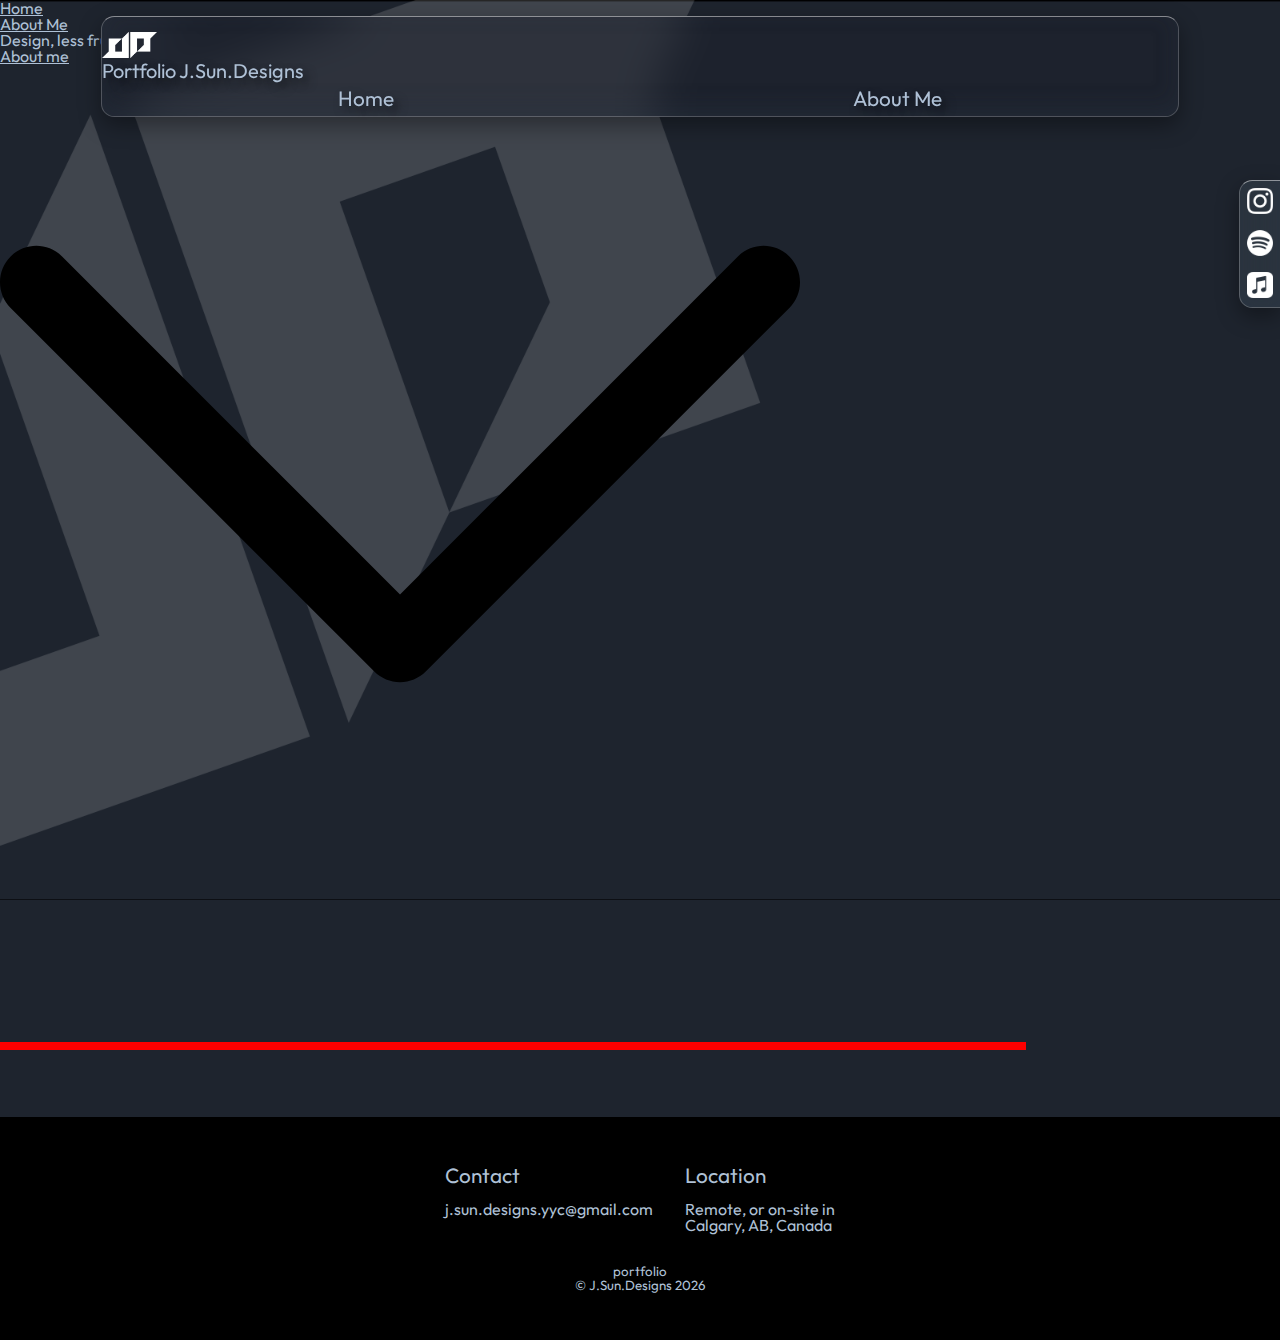
<file: index.html>
<!DOCTYPE html>
<html lang="en">
<head>
    <title>Portfolio J.Sun.Designs</title>
    <meta charset="UTF-8">
    <meta name="viewport" content="width=device-width, initial-scale=1.0">
    <link href="./stylesLib/reset.css" rel="stylesheet">
    <link href="./stylesLib/globalStyles.css" rel="stylesheet">
    <link href="./stylesLib/indexStyles.css" rel="stylesheet">
    <!-- <script defer src="./scriptLib/globalScript.js"></script> -->
    <script defer src="./scriptLib/indexScript.js"></script>
    <link rel="shortcut icon" type="image/jpg" href="./imgLib/logo_black_solid.ico" />
</head>
<body>
    <!-- global elements: floating(topBar, links/socials) -->
    <label>
        <div id="navbar"></div>
        <script>
            fetch("./elements/navbar.html")
                .then(response => response.text())
                .then(data => document.getElementById("navbar").innerHTML = data);
        </script>
        <div id="sidebar"></div>
        <script>
            fetch("./elements/sidebar.html")
                .then(response => response.text())
                .then(data => document.getElementById("sidebar").innerHTML = data);
        </script>
    </label>
    
    <!-- <div class="topSpace" id="top"></div> -->

    <section id="hero">
        <div id="hero-text-container">
            <h1>Design, less frustrations.</h1>
        <a class="link-button" href="./about.html">About me</a>
        </div>


        <div id="scroll-down">
            <img id="scroll-down-icon" src="./assets/icons/arrow-down.svg" alt="Scroll Down">
        </div>
    </section>


    <main>
        <ul id="projects">
            <div class="topSpace" id="top"></div>
            <div class="topSpace" id="top"></div>
    
            
            <li class="projects-container" style="background-image: url('./assets/projects/brewlab/0-brewlab-cover.png');">
                <a href="./brewlab.html"></a>
            </li>
            
            <li class="projects-container" style="background-image: url('./assets/projects/crypta/crypta-cover.png');">
                <a href="./crypta.html"></a>
            </li>
    
            <li class="projects-container" style="background-image: url('./assets/projects/crypta-mockup/crypta-mockup-cover.png');">
                <a href="./crypta-mockup.html"></a>
            </li>
            
            <li class="projects-container" style="background-image: url('./assets/projects/press&play/press&play-cover.jpg');">
                <a href="./press&play.html"></a>
            </li>
        </ul>
    </main>
    
</body>
<div id="footer"></div>
<script>
    fetch("./elements/footer.html")
        .then(response => response.text())
        .then(data => document.getElementById("footer").innerHTML = data);
</script>

<script defer src="./scriptLib/globalScript.js"></script>
</html>
</file>
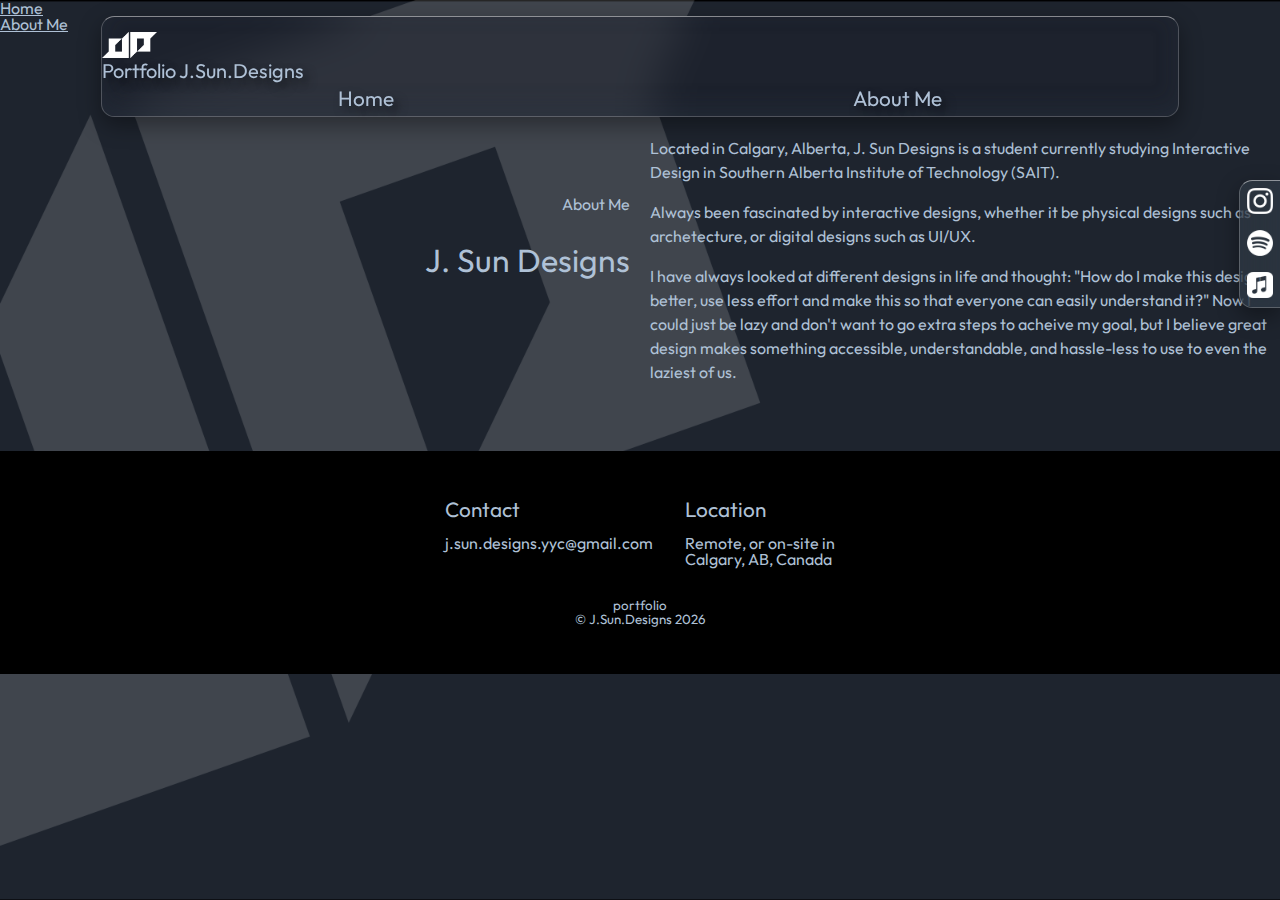
<file: about.html>
<!DOCTYPE html>
<html lang="en">
<head>
    <title>About Me</title>
    <meta charset="UTF-8">
    <meta name="viewport" content="width=device-width, initial-scale=1.0">
    <link href="./stylesLib/reset.css" rel="stylesheet">
    <link href="./stylesLib/globalStyles.css" rel="stylesheet">
    <link href="./stylesLib/about-styles.css" rel="stylesheet">
    <script defer src="./scriptLib/globalScript.js"></script>
    <link rel="shortcut icon" type="image/jpg" href="./imgLib/logo_black_solid.ico" />
</head>
<body>
    <!-- global elements: floating(topBar, links/socials) -->
    <label>
        <div id="navbar"></div>
        <script>
            fetch("./elements/navbar.html")
                .then(response => response.text())
                .then(data => document.getElementById("navbar").innerHTML = data);
        </script>
        <div id="sidebar"></div>
        <script>
            fetch("./elements/sidebar.html")
                .then(response => response.text())
                .then(data => document.getElementById("sidebar").innerHTML = data);
        </script>
    </label>
    <div class="topSpace" id="top"></div>
    <main>
        <section class="content-left">
            <div>
                <h1>About Me</h1>
            </div>
            <div id="about-title">J. Sun Designs</div>
        </section>
        <section class="content-right">
            <div id="about-body">
                <p>Located in Calgary, Alberta, J. Sun Designs is a student currently studying Interactive Design in Southern Alberta Institute of Technology (SAIT).</p>
                <p>Always been fascinated by interactive designs, whether it be physical designs such as archetecture, or digital designs such as UI/UX.</p>
                <p>I have always looked at different designs in life and thought: "How do I make this design better, use less effort and make this so that everyone can easily understand it?" Now I could just be lazy and don't want to go extra steps to acheive my goal, but I believe great design makes something accessible, understandable, and hassle-less to use to even the laziest of us. </p>
            </div>
        </section>
    </main>

    
    <!-- <div class="topSpace" id="top"></div> -->
</body>
<div id="footer"></div>
<script>
    fetch("./elements/footer.html")
        .then(response => response.text())
        .then(data => document.getElementById("footer").innerHTML = data);
</script>
</html>
</file>
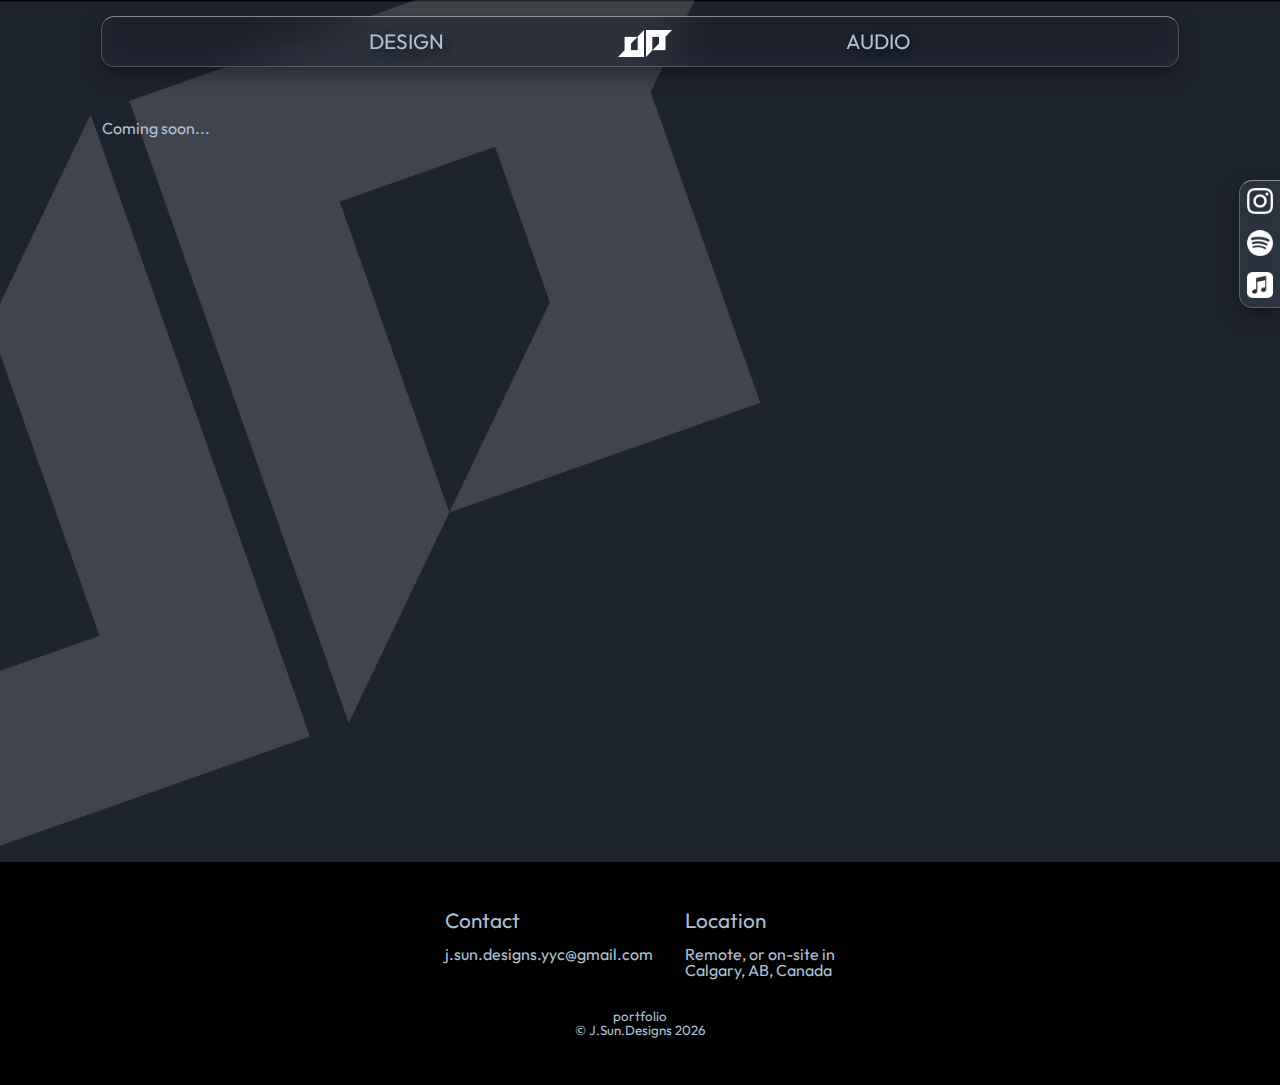
<file: audio.html>
<!DOCTYPE html>
<html lang="en">

<head>
    <title>Portfolio</title>
    <meta charset="UTF-8">
    <meta name="viewport" content="width=device-width, initial-scale=1.0">
    <link href="./stylesLib/reset.css" rel="stylesheet">
    <link href="./stylesLib/globalStyles.css" rel="stylesheet">
    <link href="./stylesLib/indexStyles.css" rel="stylesheet">
    <script defer src="./scriptLib/globalScript.js"></script>
    <link rel="shortcut icon" type="image/jpg" href="./imgLib/logo_black_solid.ico" />
</head>

<body>
    <!-- global elements: floating(topBar, links/socials) -->
    <label>
        <div class="topBar">
            <ul>
                <li class="topBarSpace"></li>
                <li><a href="./design.html">DESIGN</a></li>
                <li class="topBarLogo"><a href="./index.html"><img id="headLogo"
                            src="./imgLib/logo_white_solid.png"></a></li>
                <li><a href="./audio.html">AUDIO</a></li>
                <li class="topBarSpace"></li>
            </ul>
        </div>
        <nav class="links">
            <ul>
                <li><a target="_blank"
                        href="https://www.instagram.com/todwstam_create/?utm_source=ig_web_button_share_sheet&igshid=YzAwZjE1ZTI0Zg==">
                        <img src="./imgLib/icons/Instagram_icon.png" alt="instagram link"></a></li>
                <li><a target="_blank"
                        href="https://open.spotify.com/artist/1qy9lqIulUNXAwCZ10BjJl?si=6akGPkm3Q3SsE3T_9yIOjA">
                        <img src="./imgLib/icons/spotify.png" alt="spotify link"></a></li>
                <li><a target="_blank"
                        href="https://music.apple.com/ca/artist/todwstam/1307820788" >
                    <img src="./imgLib/icons/apple_music.png" alt="apple music link"></a></li>
            </ul>
        </nav>
    </label>
    <div class="topSpace" id="top"></div>

    <section id="main" class="container">
        <section id="hero">
            <h1>Coming soon...</h1>
        </section>
    </section>

</body>
<div id="footer"></div>
<script>
    fetch("./elements/footer.html")
        .then(response => response.text())
        .then(data => document.getElementById("footer").innerHTML = data);
</script>
</html>
</file>
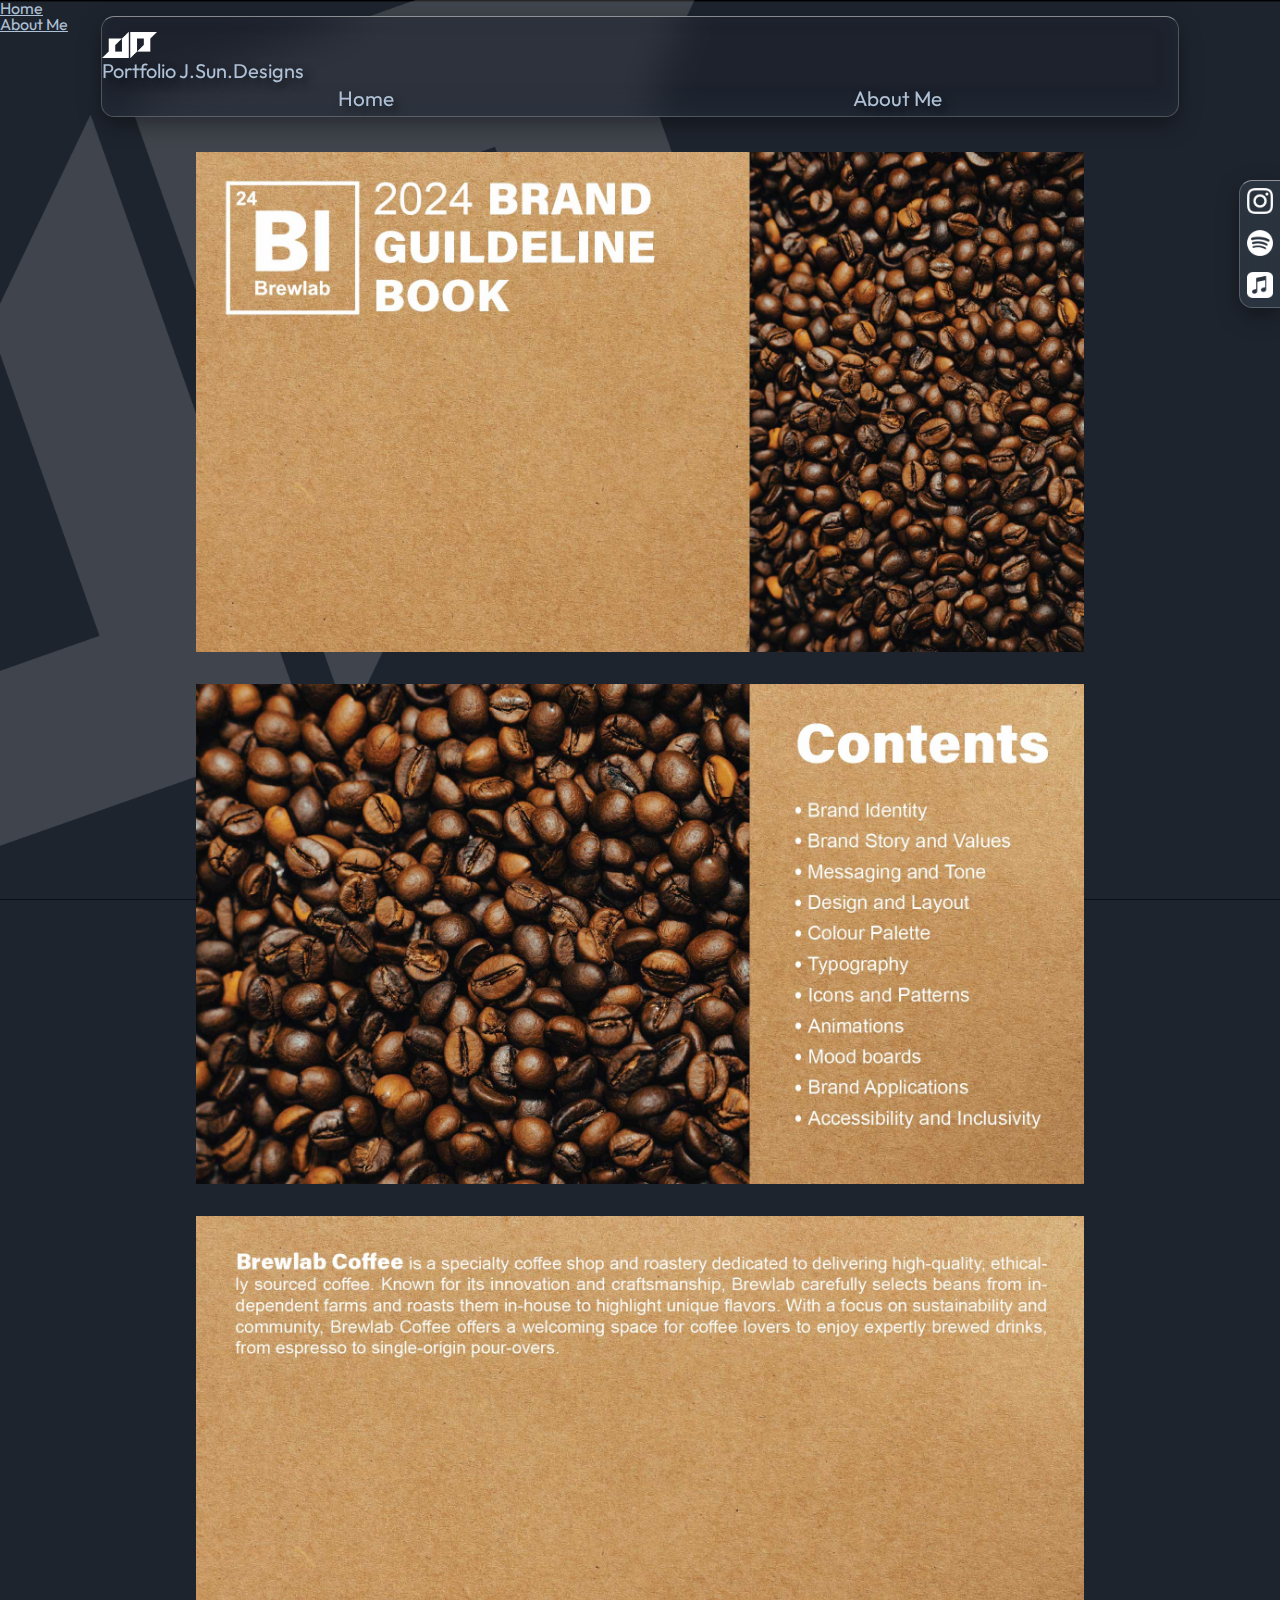
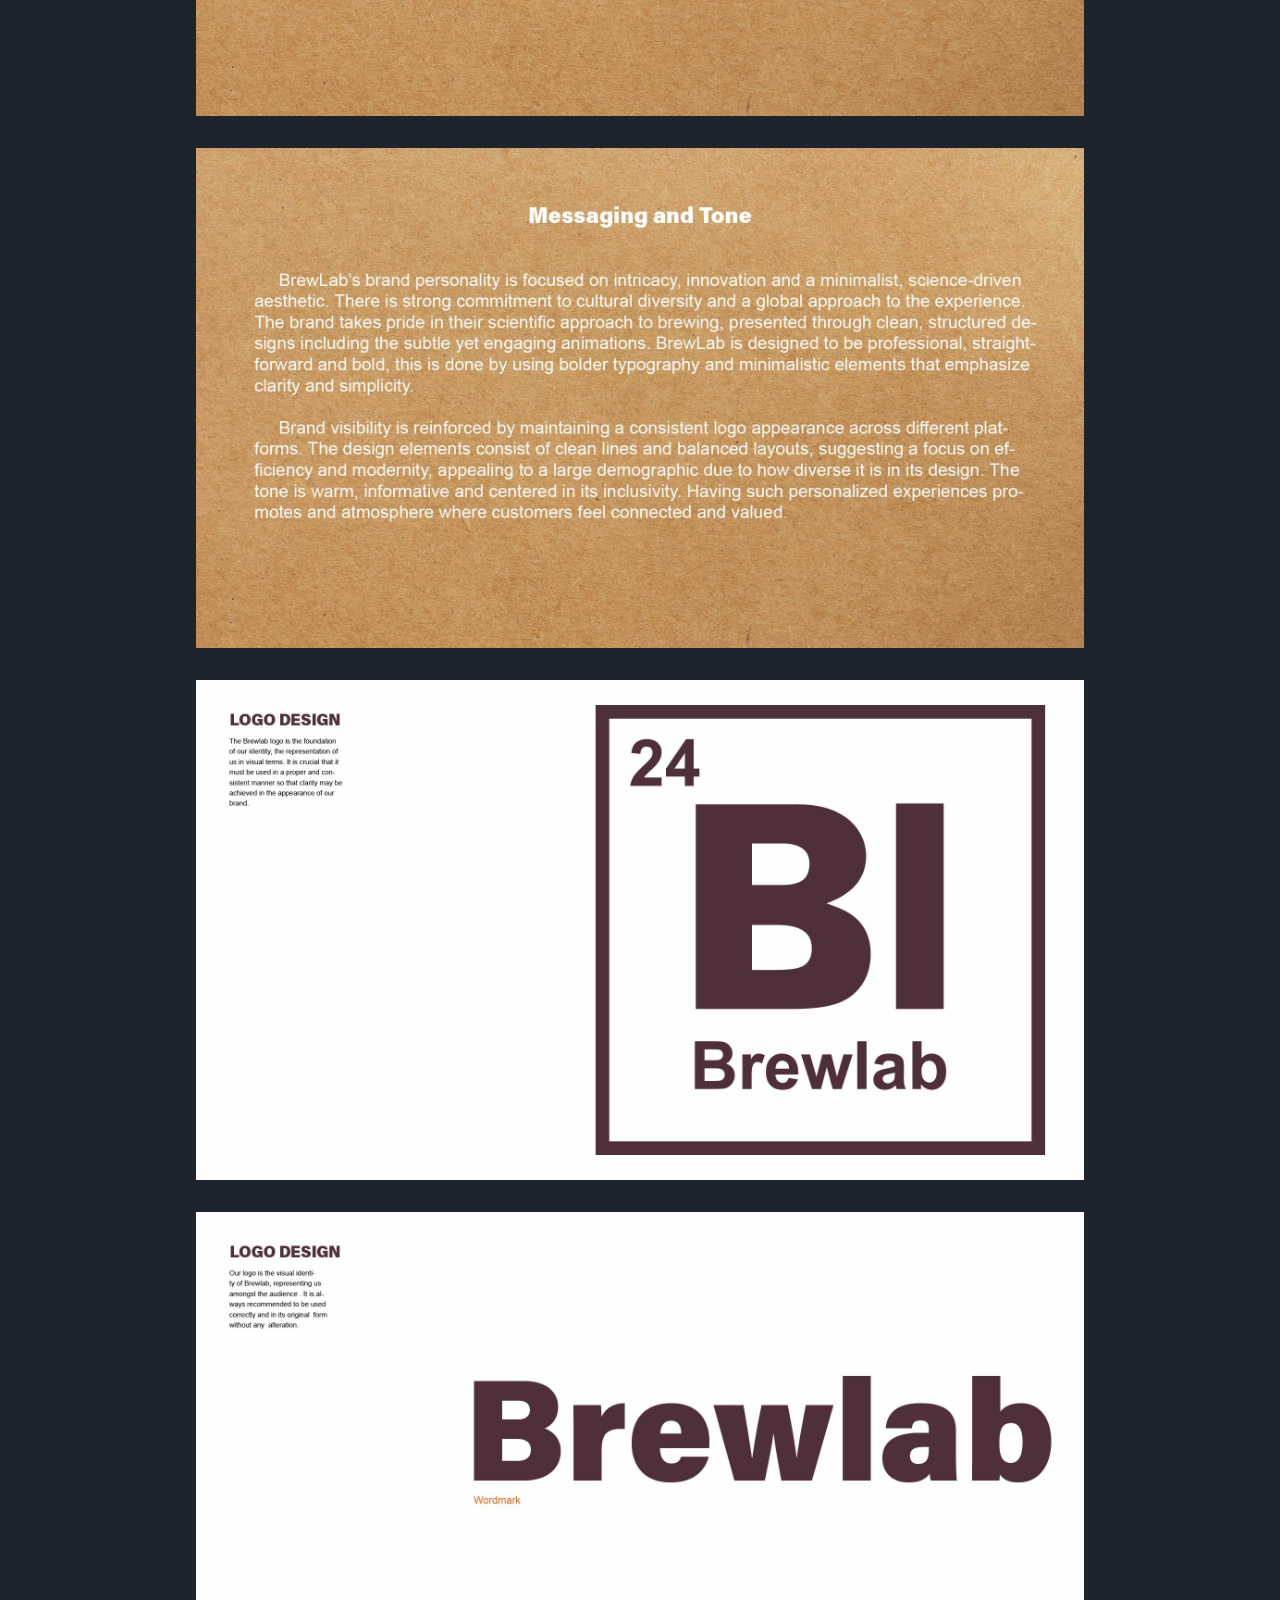
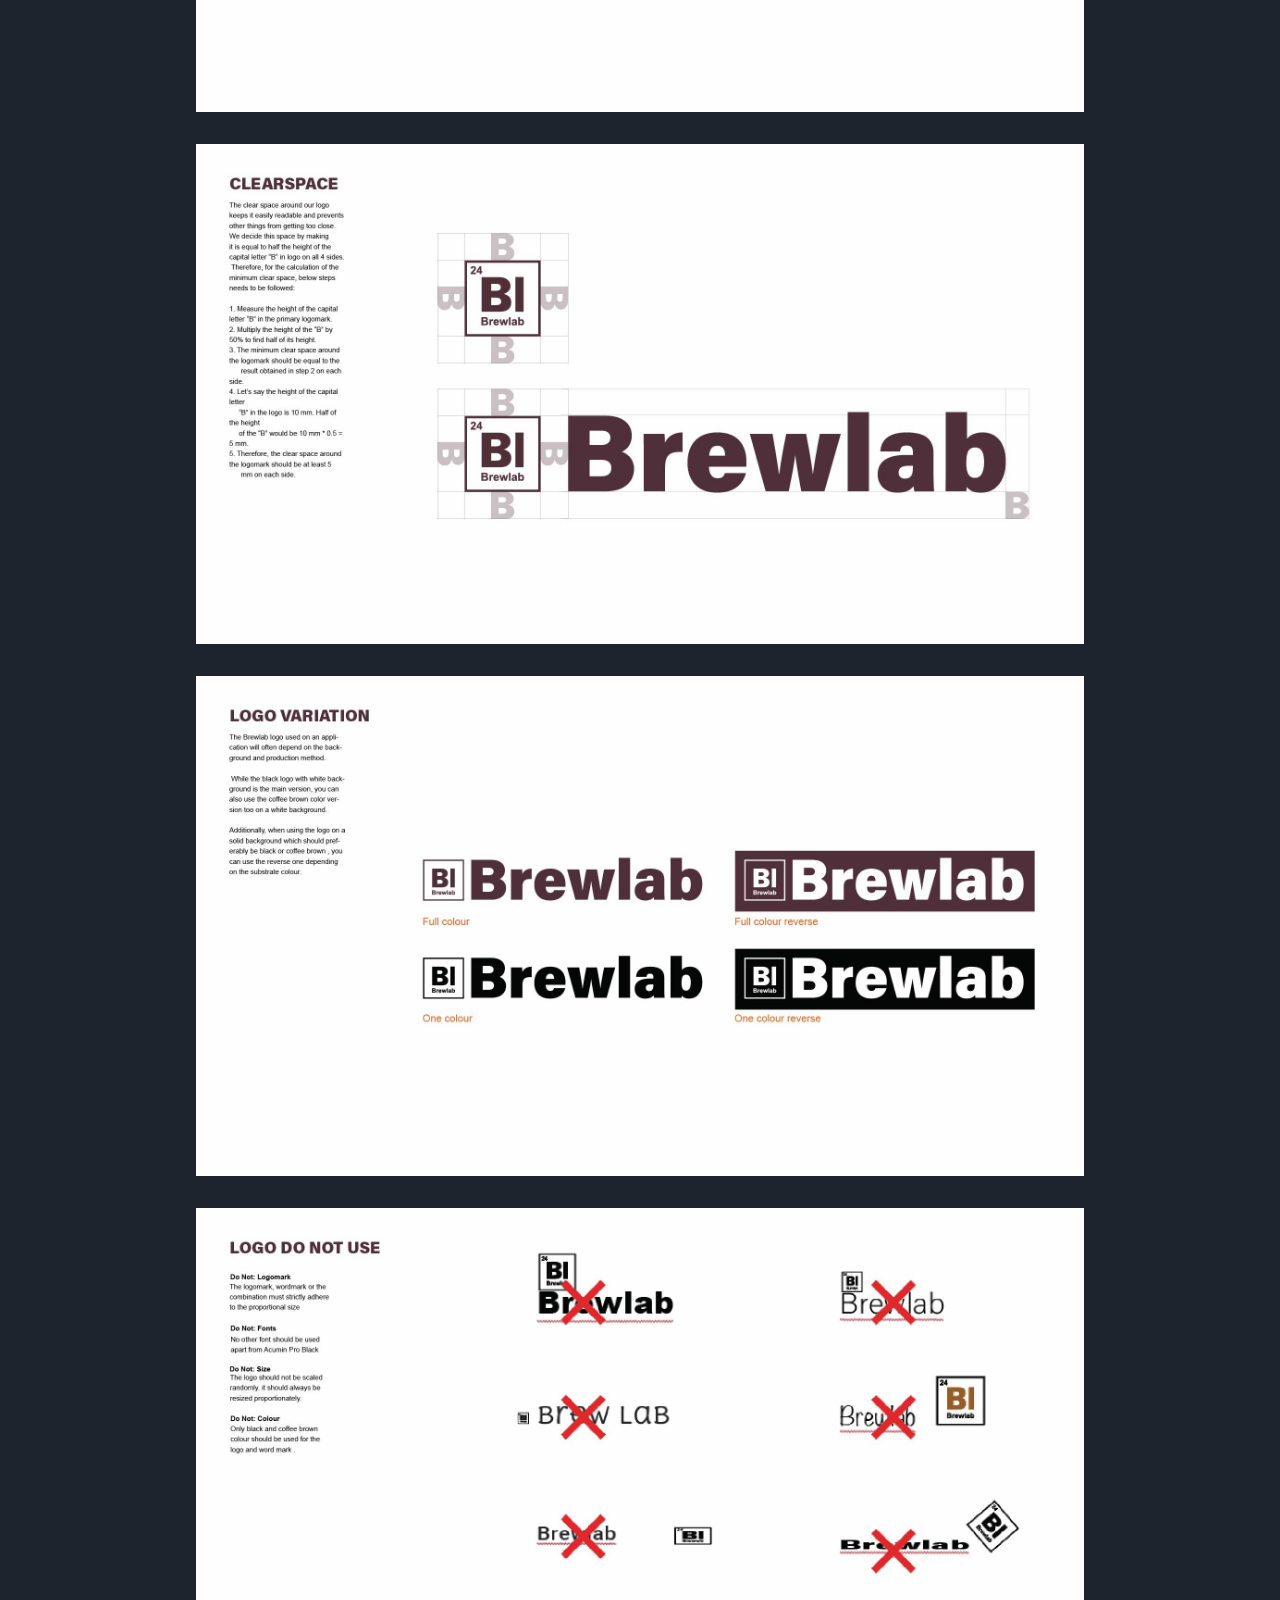
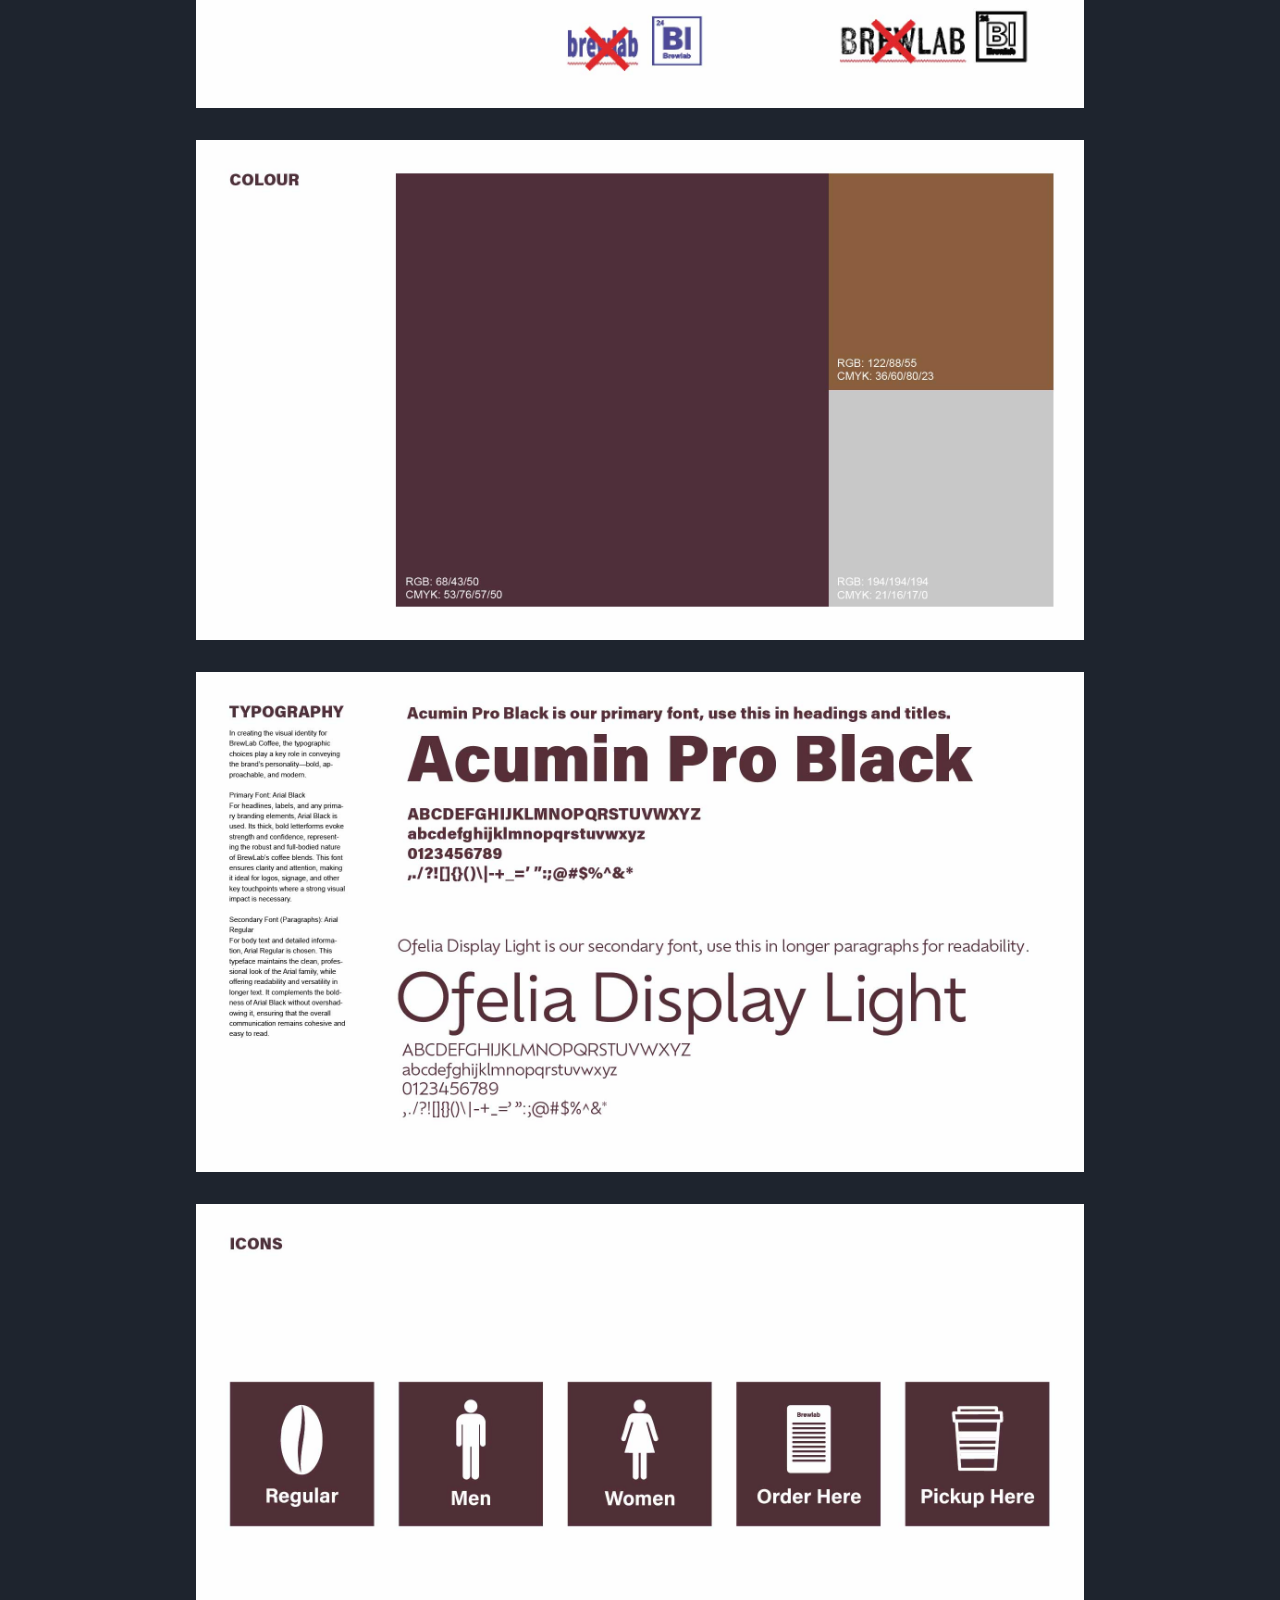
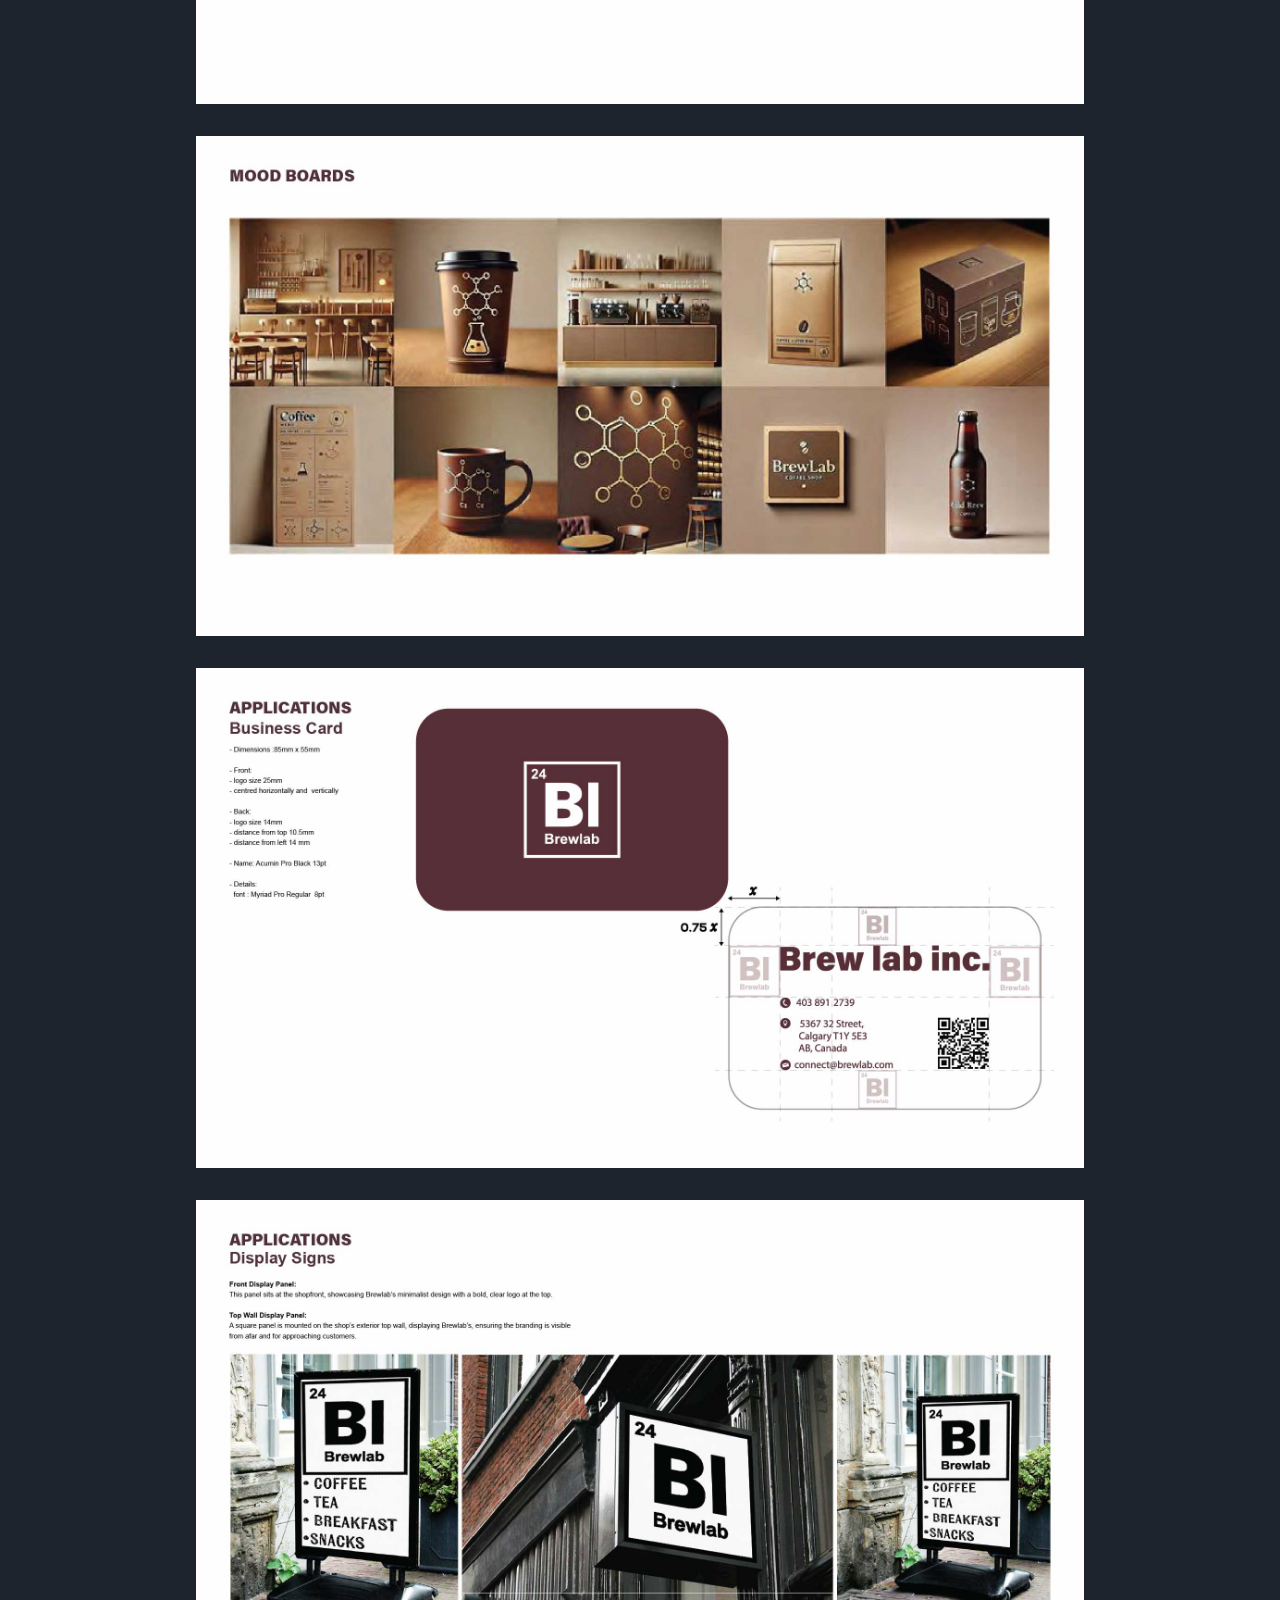
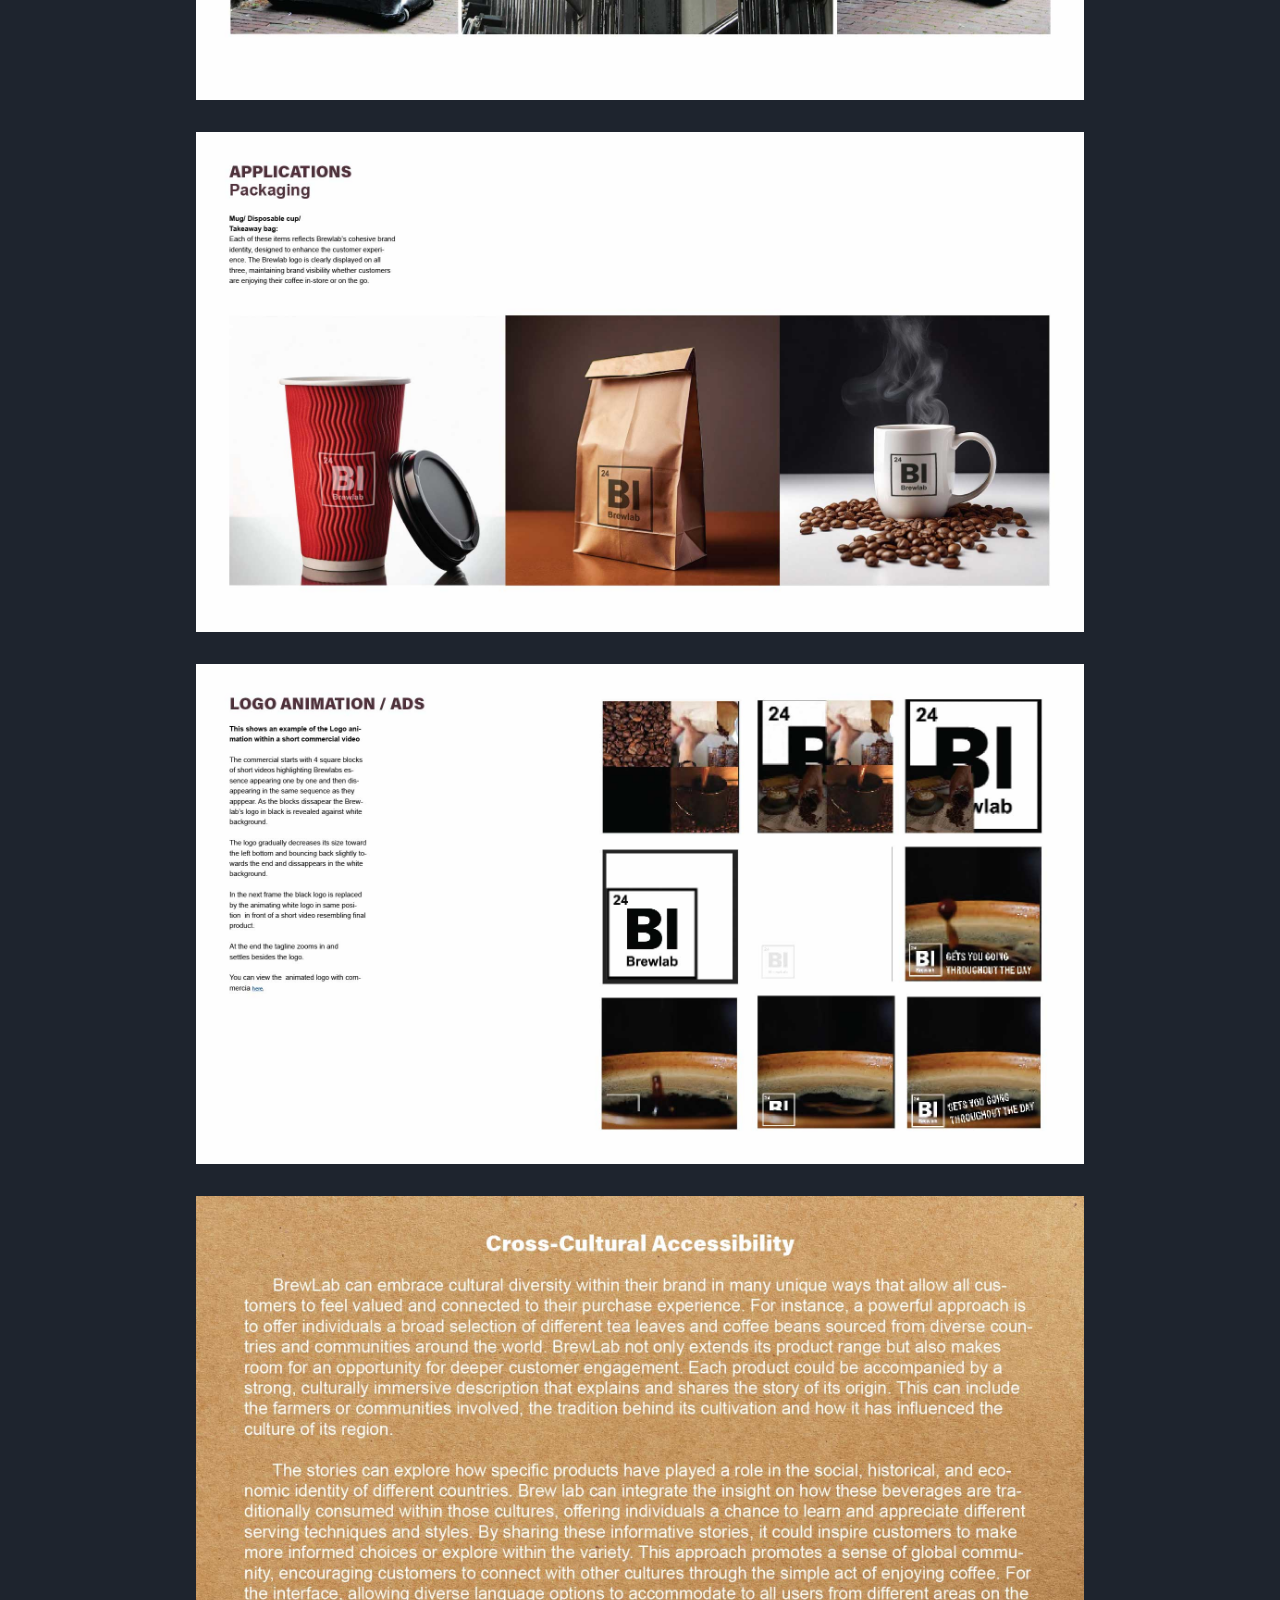
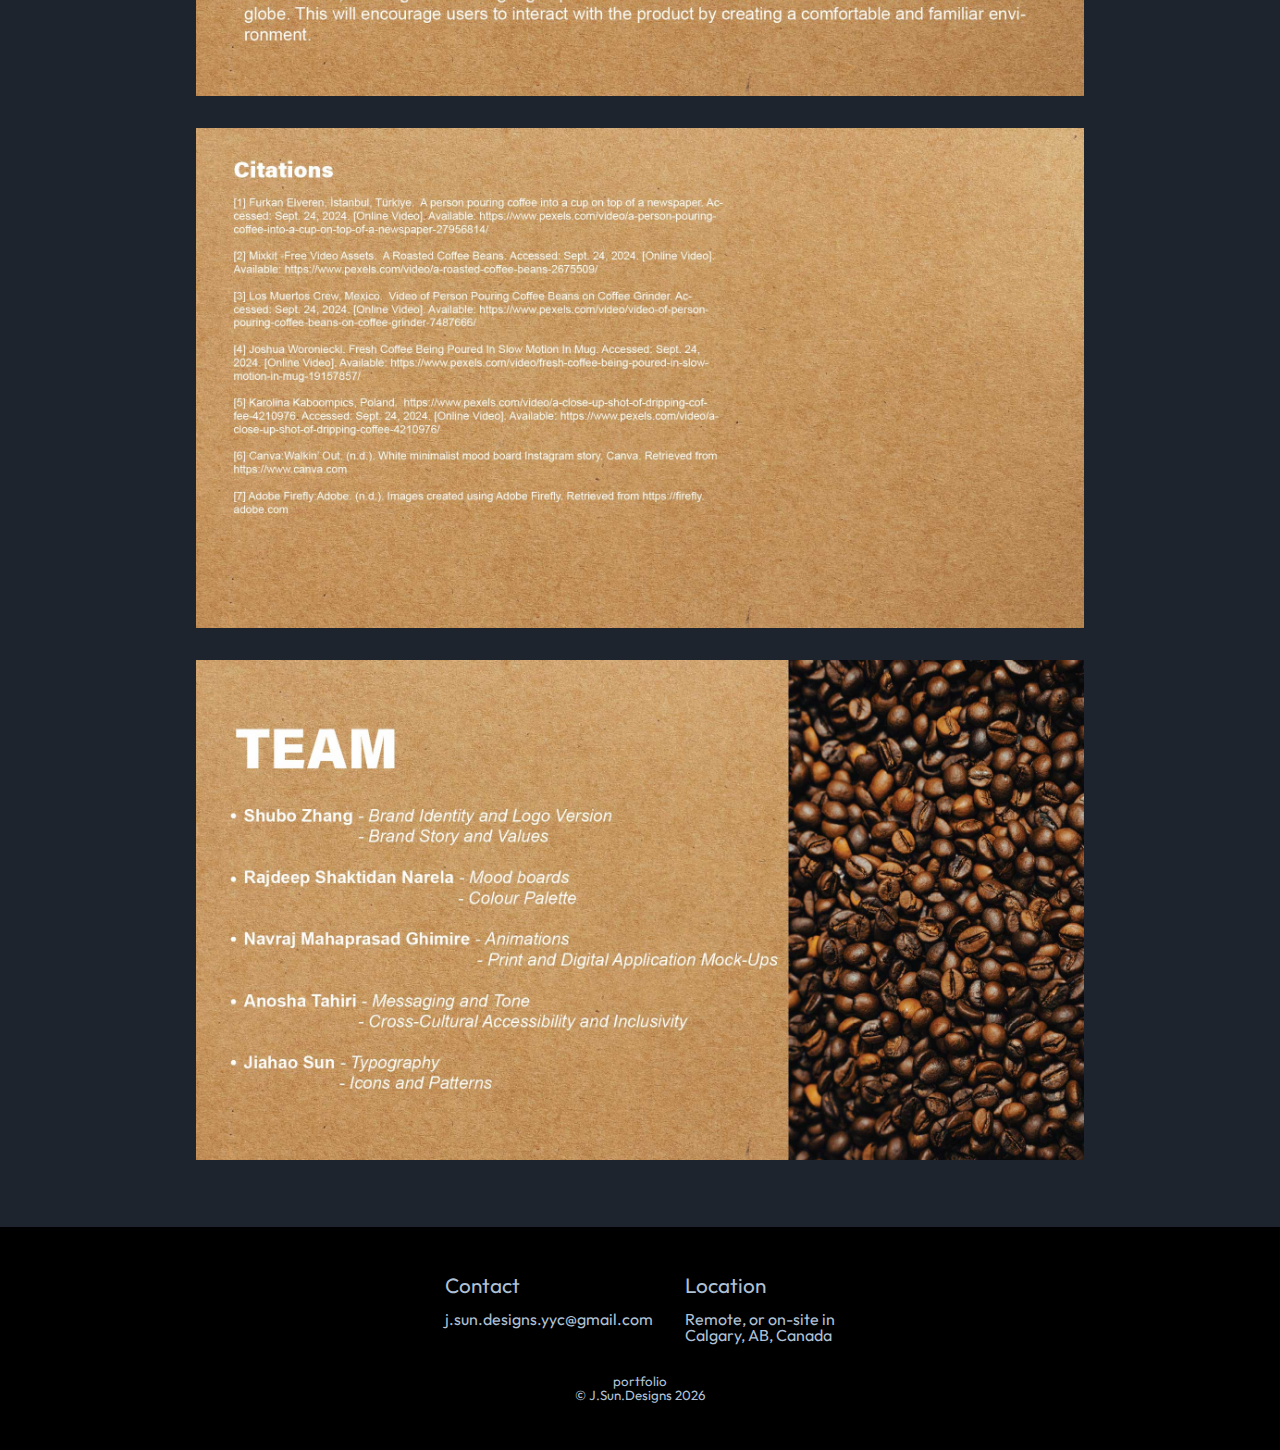
<file: brewlab.html>
<!DOCTYPE html>
<html lang="en">

<head>
    <title>Brewlab Brand Guidelines</title>
    <meta charset="UTF-8">
    <meta name="viewport" content="width=device-width, initial-scale=1.0">
    <link href="./stylesLib/reset.css" rel="stylesheet">
    <link href="./stylesLib/globalStyles.css" rel="stylesheet">
    <link href="./stylesLib/indexStyles.css" rel="stylesheet">
    <link href="./stylesLib/crytpa-styles.css" rel="stylesheet">
    <script defer src="./scriptLib/globalScript.js"></script>
    <link rel="shortcut icon" type="image/jpg" href="./imgLib/logo_black_solid.ico" />
</head>

<body>
    <!-- global elements: floating(topBar, links/socials) -->
    <label>
        <div id="navbar"></div>
        <script>
            fetch("./elements/navbar.html")
                .then(response => response.text())
                .then(data => document.getElementById("navbar").innerHTML = data);
        </script>
        <div id="sidebar"></div>
        <script>
            fetch("./elements/sidebar.html")
                .then(response => response.text())
                .then(data => document.getElementById("sidebar").innerHTML = data);
        </script>
    </label>
    <div class="topSpace" id="top"></div>

    <section id="main"">
        <img src="./assets/projects/brewlab/pages/brewlab web-01.jpg">
        <img src="./assets/projects/brewlab/pages/brewlab web-02.jpg">
        <img src="./assets/projects/brewlab/pages/brewlab web-03.jpg">
        <img src="./assets/projects/brewlab/pages/brewlab web-04.jpg">
        <img src="./assets/projects/brewlab/pages/brewlab web-05.jpg">
        <img src="./assets/projects/brewlab/pages/brewlab web-06.jpg">
        <img src="./assets/projects/brewlab/pages/brewlab web-07.jpg">
        <img src="./assets/projects/brewlab/pages/brewlab web-08.jpg">
        <img src="./assets/projects/brewlab/pages/brewlab web-09.jpg">
        <img src="./assets/projects/brewlab/pages/brewlab web-10.jpg">
        <img src="./assets/projects/brewlab/pages/brewlab web-11.jpg">
        <img src="./assets/projects/brewlab/pages/brewlab web-12.jpg">
        <img src="./assets/projects/brewlab/pages/brewlab web-13.jpg">
        <img src="./assets/projects/brewlab/pages/brewlab web-14.jpg">
        <img src="./assets/projects/brewlab/pages/brewlab web-15.jpg">
        <img src="./assets/projects/brewlab/pages/brewlab web-16.jpg">
        <img src="./assets/projects/brewlab/pages/brewlab web-17.jpg">
        <img src="./assets/projects/brewlab/pages/brewlab web-18.jpg">
        <img src="./assets/projects/brewlab/pages/brewlab web-19.jpg">
        <img src="./assets/projects/brewlab/pages/brewlab web-20.jpg">
    </section>

</body>
<div id="footer"></div>
<script>
    fetch("./elements/footer.html")
        .then(response => response.text())
        .then(data => document.getElementById("footer").innerHTML = data);
</script>
</html>
</file>
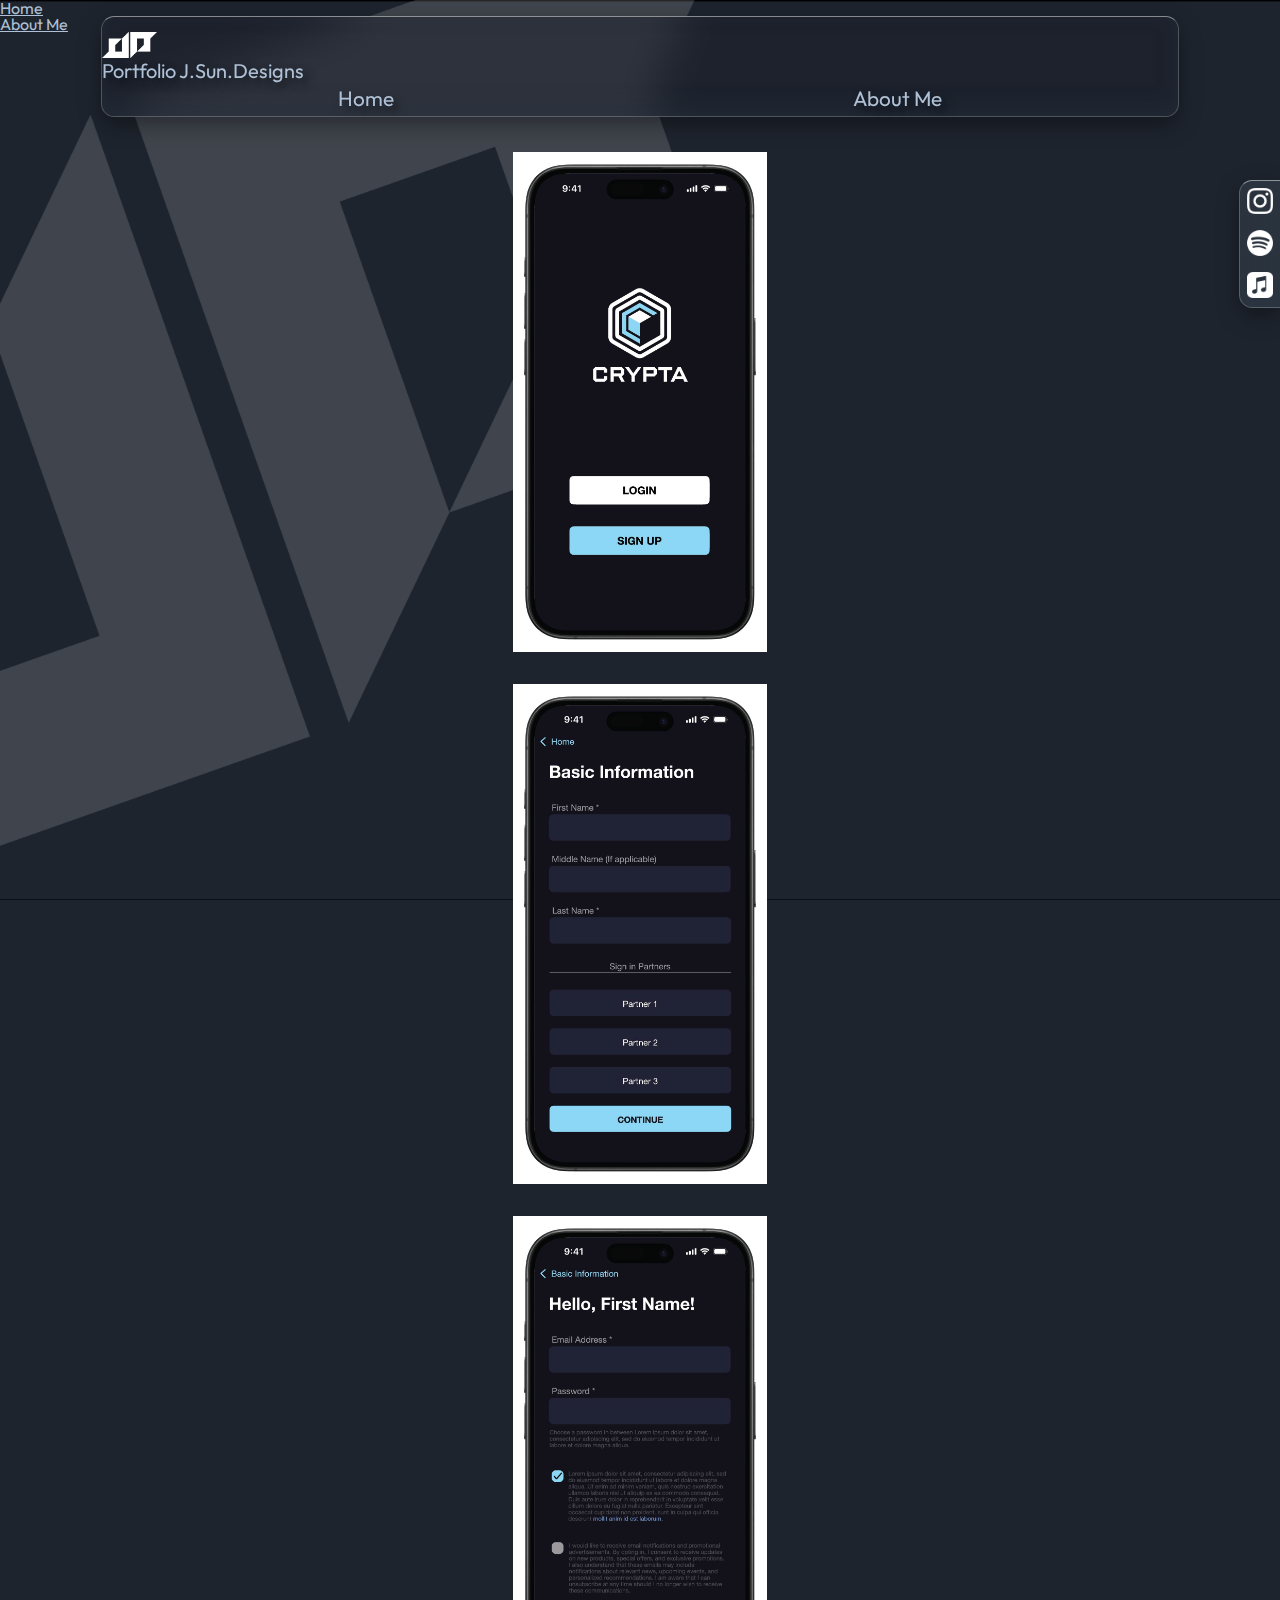
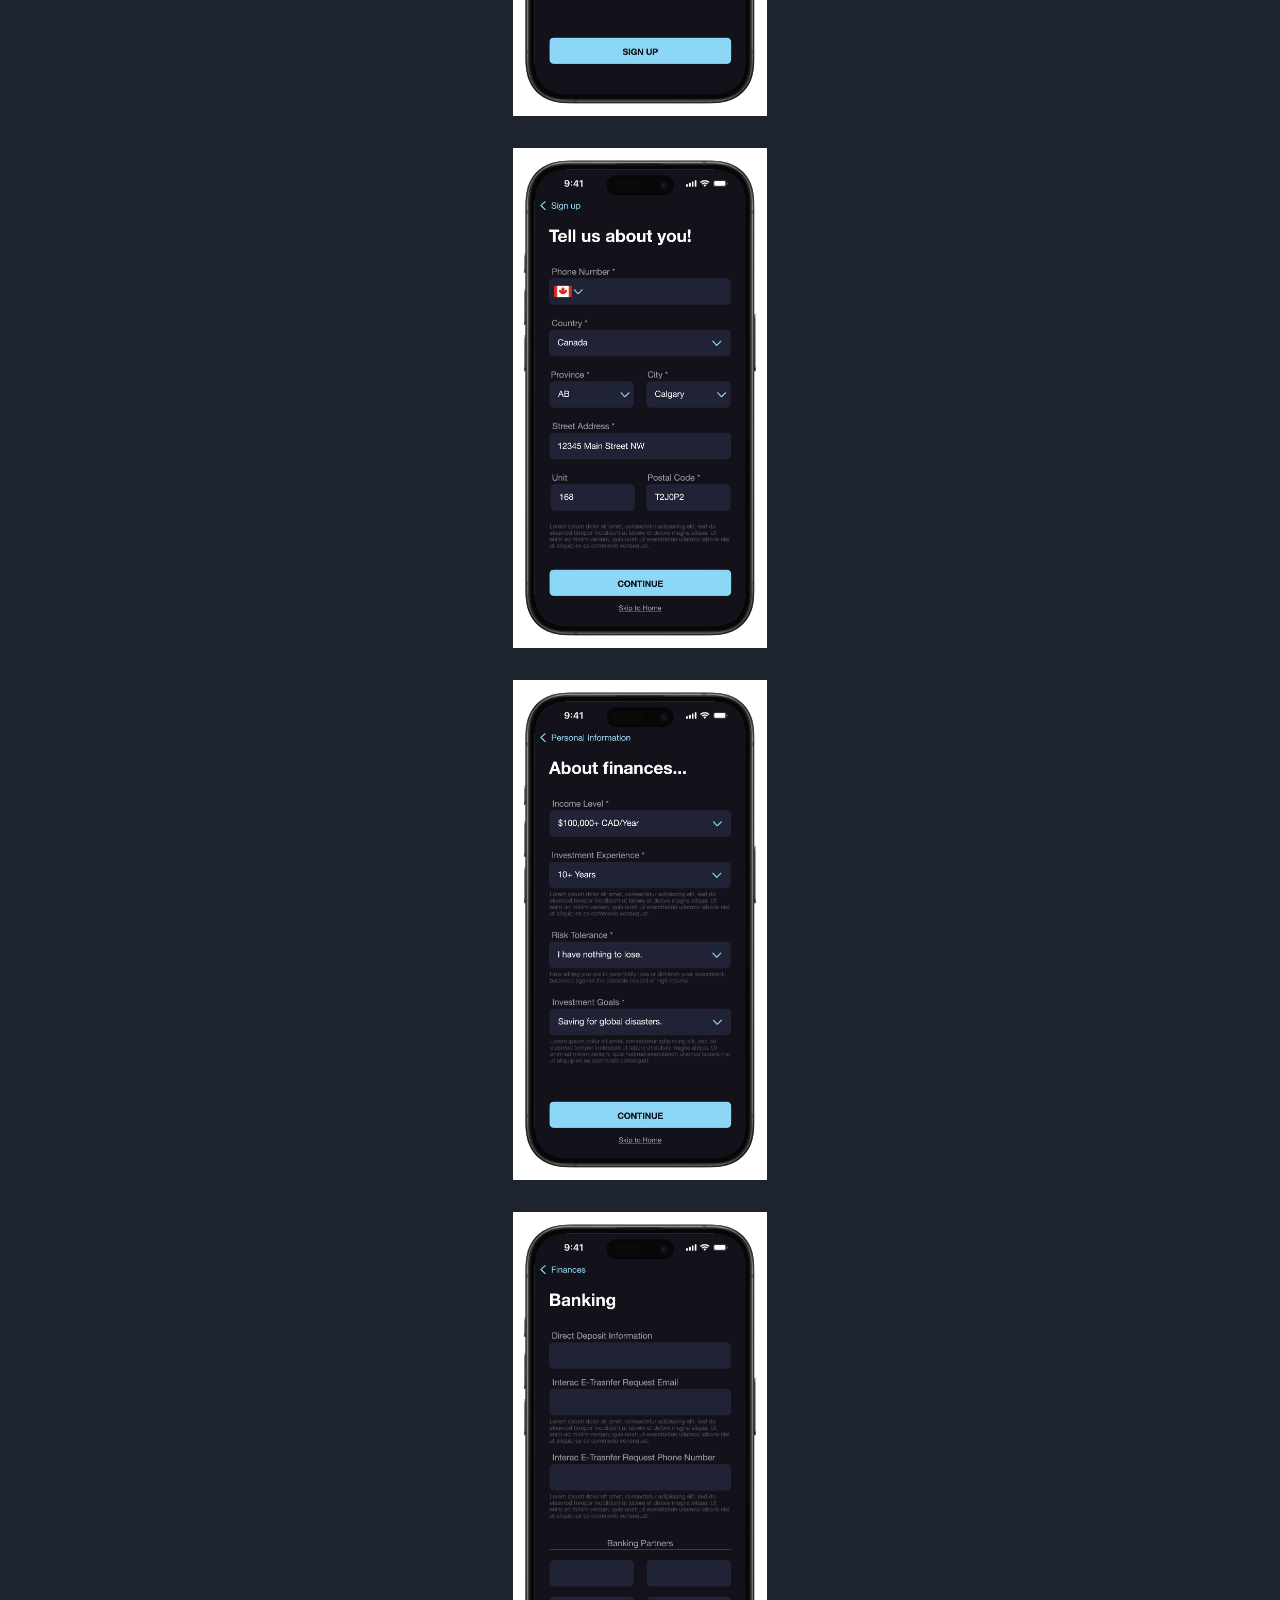
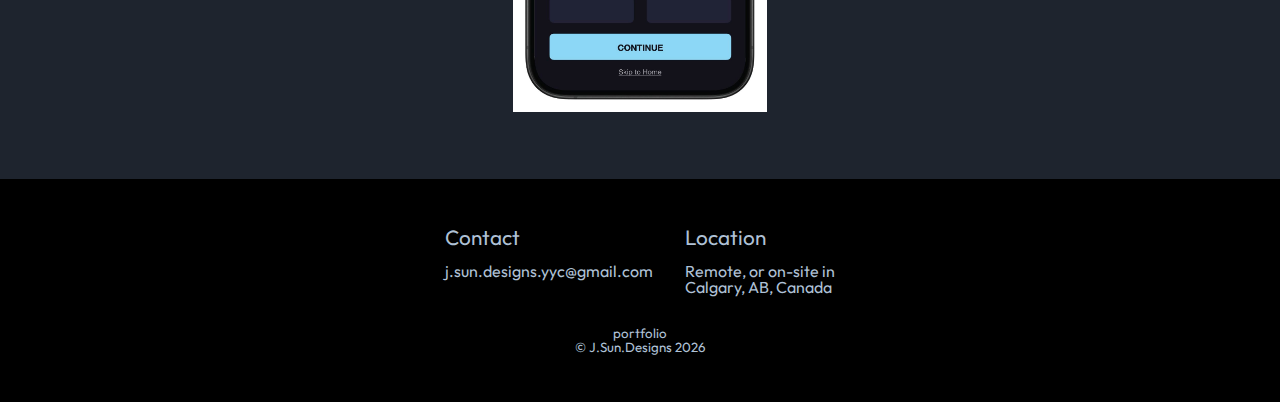
<file: crypta-mockup.html>
<!DOCTYPE html>
<html lang="en">

<head>
    <title>Crypta iOS Landing Process</title>
    <meta charset="UTF-8">
    <meta name="viewport" content="width=device-width, initial-scale=1.0">
    <link href="./stylesLib/reset.css" rel="stylesheet">
    <link href="./stylesLib/globalStyles.css" rel="stylesheet">
    <link href="./stylesLib/indexStyles.css" rel="stylesheet">
    <link href="./stylesLib/crytpa-styles.css" rel="stylesheet">
    <script defer src="./scriptLib/globalScript.js"></script>
    <link rel="shortcut icon" type="image/jpg" href="./imgLib/logo_black_solid.ico" />
</head>

<body>
    <!-- global elements: floating(topBar, links/socials) -->
    <label>
        <div id="navbar"></div>
        <script>
            fetch("./elements/navbar.html")
                .then(response => response.text())
                .then(data => document.getElementById("navbar").innerHTML = data);
        </script>
        <div id="sidebar"></div>
        <script>
            fetch("./elements/sidebar.html")
                .then(response => response.text())
                .then(data => document.getElementById("sidebar").innerHTML = data);
        </script>
    </label>
    
    <div class="topSpace" id="top"></div>

    <section id="main"">
        <img src="./assets/projects/crypta-mockup/crypta-mockup-pages/crypta-mockup-01.jpg">
        <img src="./assets/projects/crypta-mockup/crypta-mockup-pages/crypta-mockup-02.jpg">
        <img src="./assets/projects/crypta-mockup/crypta-mockup-pages/crypta-mockup-03.jpg">
        <img src="./assets/projects/crypta-mockup/crypta-mockup-pages/crypta-mockup-04.jpg">
        <img src="./assets/projects/crypta-mockup/crypta-mockup-pages/crypta-mockup-05.jpg">
        <img src="./assets/projects/crypta-mockup/crypta-mockup-pages/crypta-mockup-06.jpg">
    </section>

</body>
<div id="footer"></div>
<script>
    fetch("./elements/footer.html")
        .then(response => response.text())
        .then(data => document.getElementById("footer").innerHTML = data);
</script>
</html>
</file>
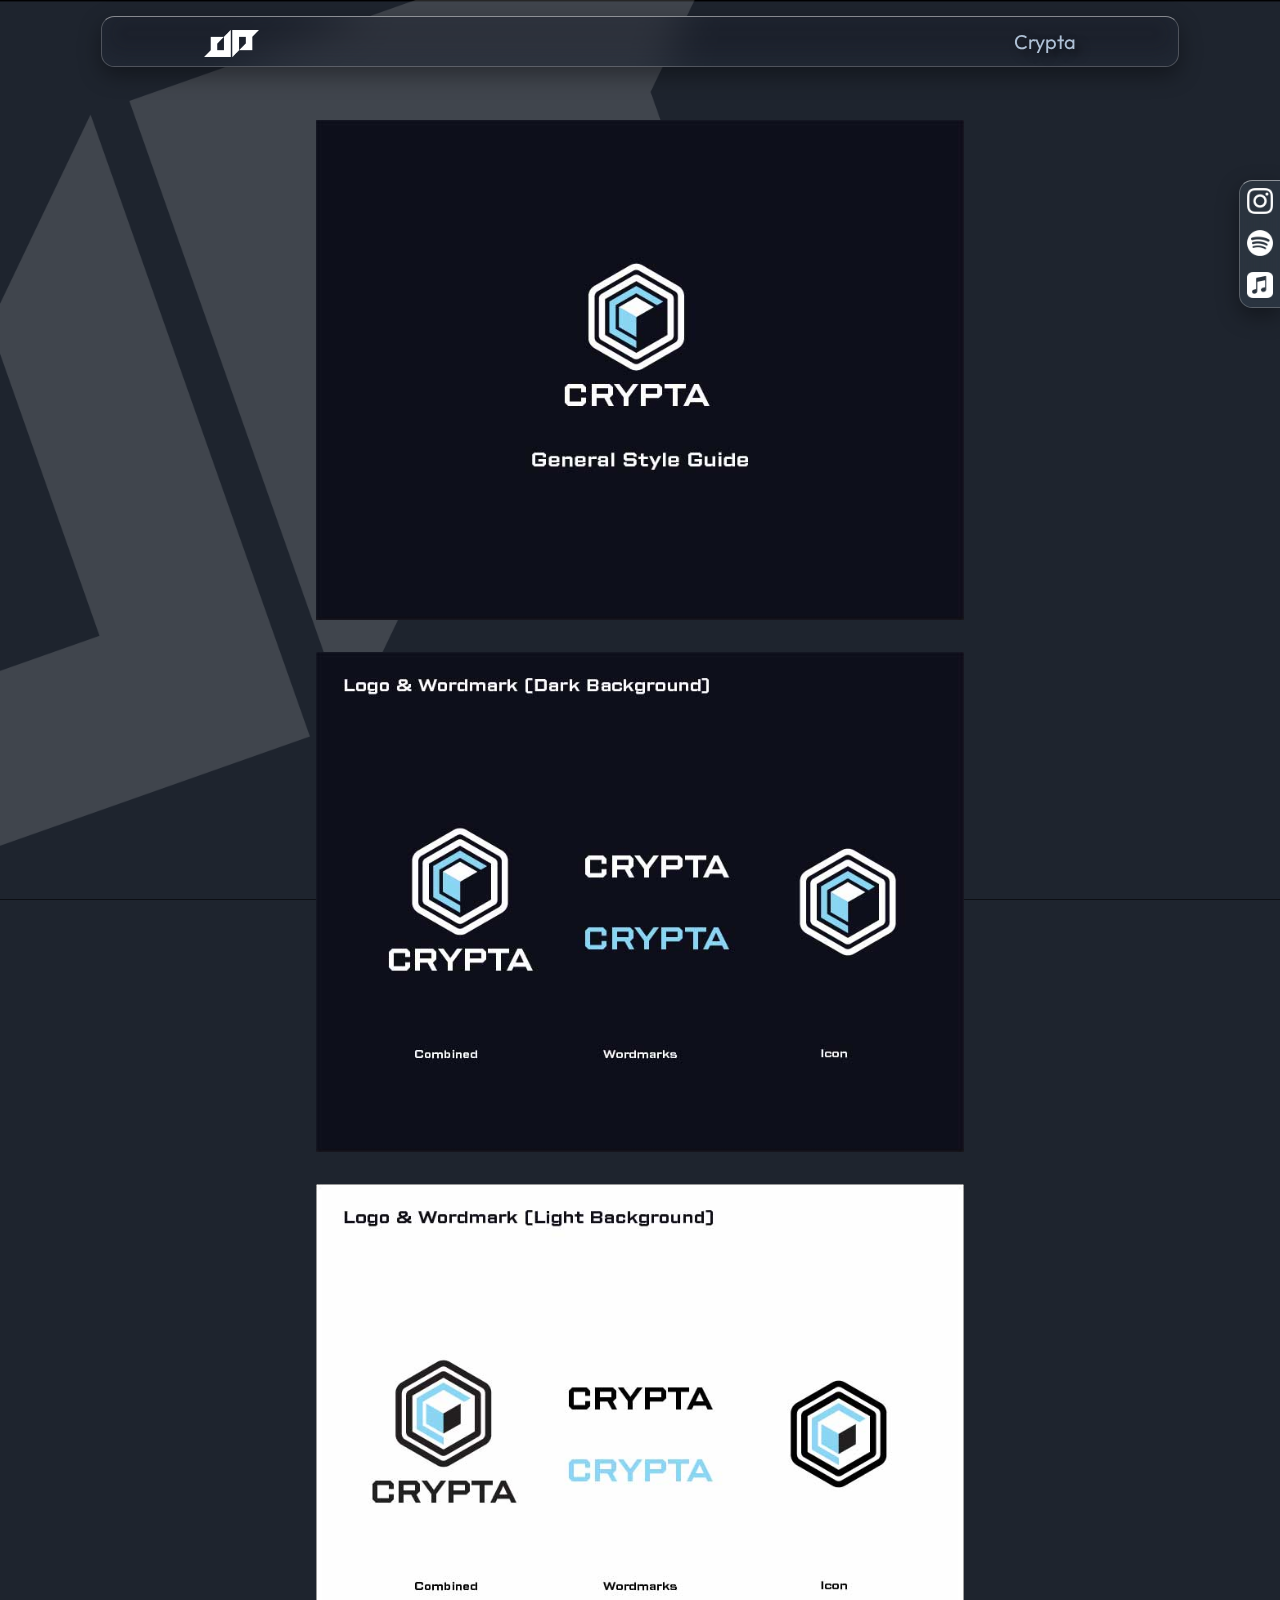
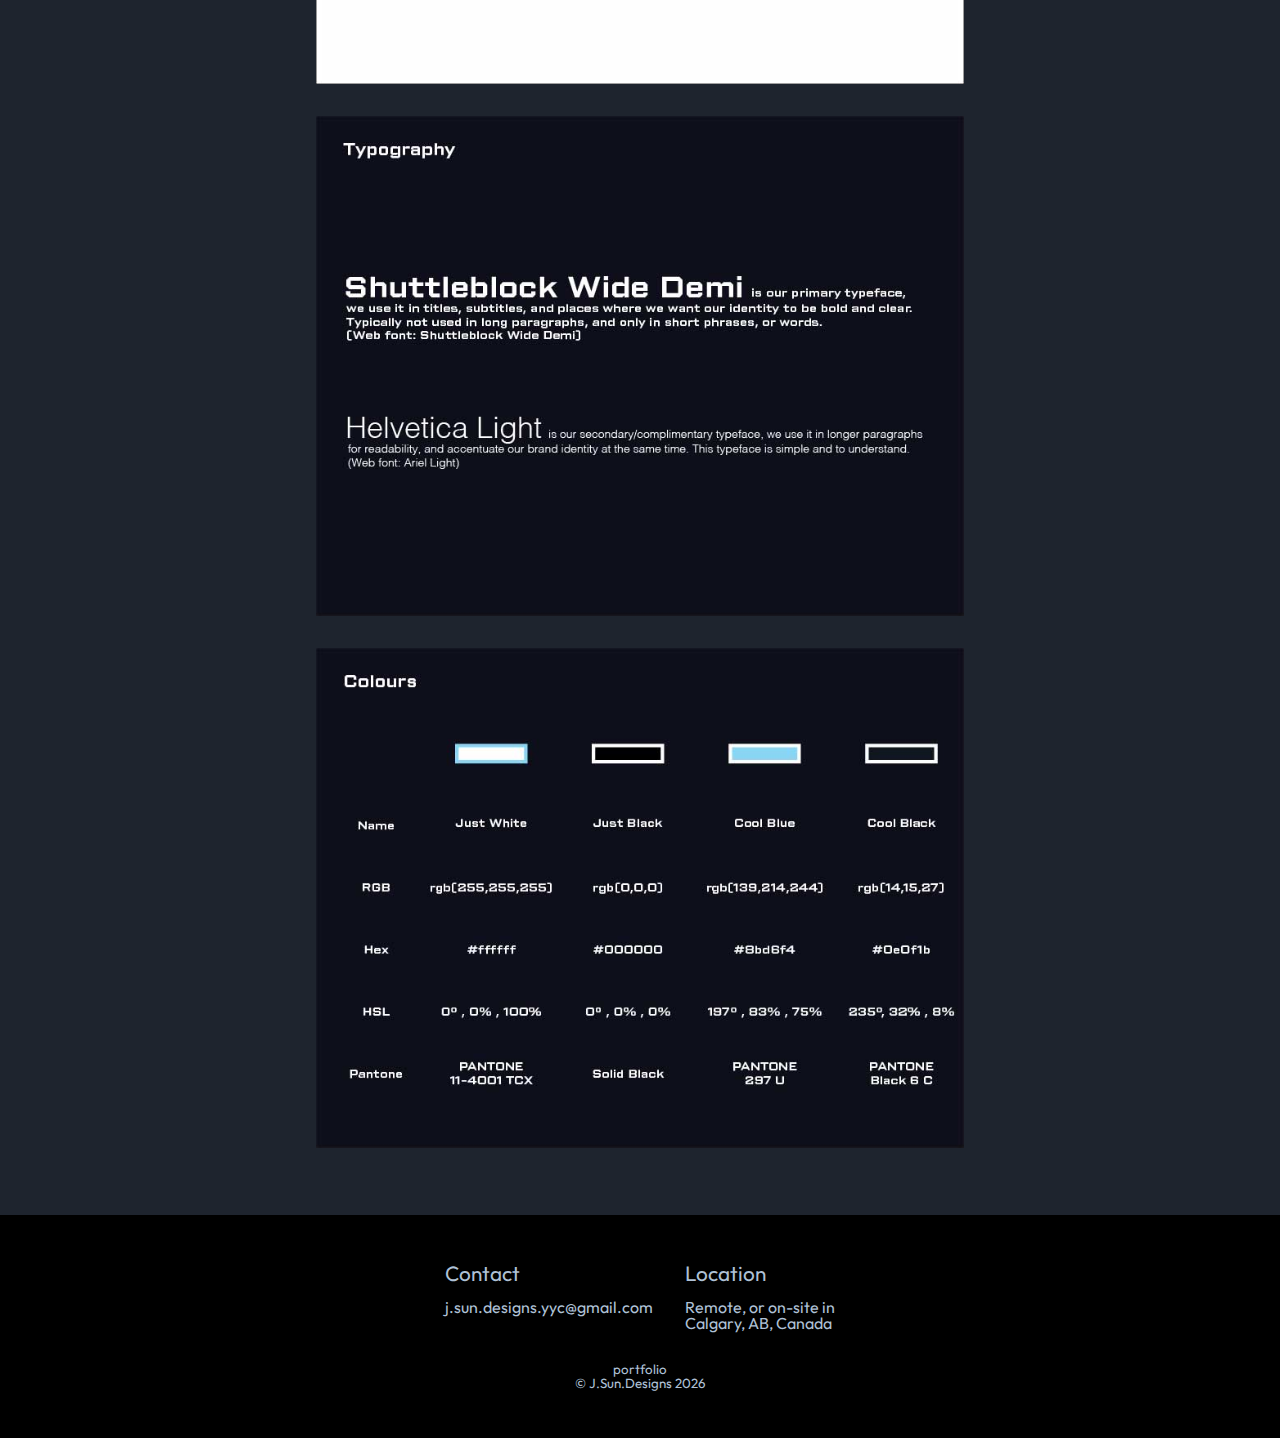
<file: crypta.html>
<!DOCTYPE html>
<html lang="en">

<head>
    <title>Crypta General Brand Guidelines</title>
    <meta charset="UTF-8">
    <meta name="viewport" content="width=device-width, initial-scale=1.0">
    <link href="./stylesLib/reset.css" rel="stylesheet">
    <link href="./stylesLib/globalStyles.css" rel="stylesheet">
    <link href="./stylesLib/indexStyles.css" rel="stylesheet">
    <link href="./stylesLib/crytpa-styles.css" rel="stylesheet">
    <script defer src="./scriptLib/globalScript.js"></script>
    <link rel="shortcut icon" type="image/jpg" href="./imgLib/logo_black_solid.ico" />
</head>

<body>
    <!-- global elements: floating(topBar, links/socials) -->
    <label>
        <div class="topBar">
            <ul>
                <!-- <li><a href="./design.html">DESIGN</a></li> -->
                <li class="topBarLogo"><a href="./index.html"><img id="headLogo"
                            src="./imgLib/logo_white_solid.png"></a></li>
                <!-- <li><a href="./audio.html">AUDIO</a></li> -->
                 <li class="topBarSpace"></li>
                 <li class="topBarSpace"></li>
                 <li class="topBarSpace"></li>
                <li>
                    Crypta
                </li>
            </ul>
        </div>
        <nav class="links">
            <ul>
                <li><a target="_blank"
                        href="https://www.instagram.com/todwstam_create/?utm_source=ig_web_button_share_sheet&igshid=YzAwZjE1ZTI0Zg==">
                        <img src="./imgLib/icons/Instagram_icon.png" alt="instagram link"></a></li>
                <li><a target="_blank"
                        href="https://open.spotify.com/artist/1qy9lqIulUNXAwCZ10BjJl?si=6akGPkm3Q3SsE3T_9yIOjA">
                        <img src="./imgLib/icons/spotify.png" alt="spotify link"></a></li>
                <li><a target="_blank"
                        href="https://music.apple.com/ca/artist/todwstam/1307820788" >
                    <img src="./imgLib/icons/apple_music.png" alt="apple music link"></a></li>
            </ul>
        </nav>
    </label>
    <div class="topSpace" id="top"></div>

    <section id="main"">
        <img src="./assets/projects/crypta/pages/crypta-pages-01.jpg">
        <img src="./assets/projects/crypta/pages/crypta-pages-02.jpg">
        <img src="./assets/projects/crypta/pages/crypta-pages-03.jpg">
        <img src="./assets/projects/crypta/pages/crypta-pages-04.jpg">
        <img src="./assets/projects/crypta/pages/crypta-pages-05.jpg">
    </section>

</body>
<div id="footer"></div>
<script>
    fetch("./elements/footer.html")
        .then(response => response.text())
        .then(data => document.getElementById("footer").innerHTML = data);
</script>
</html>
</file>
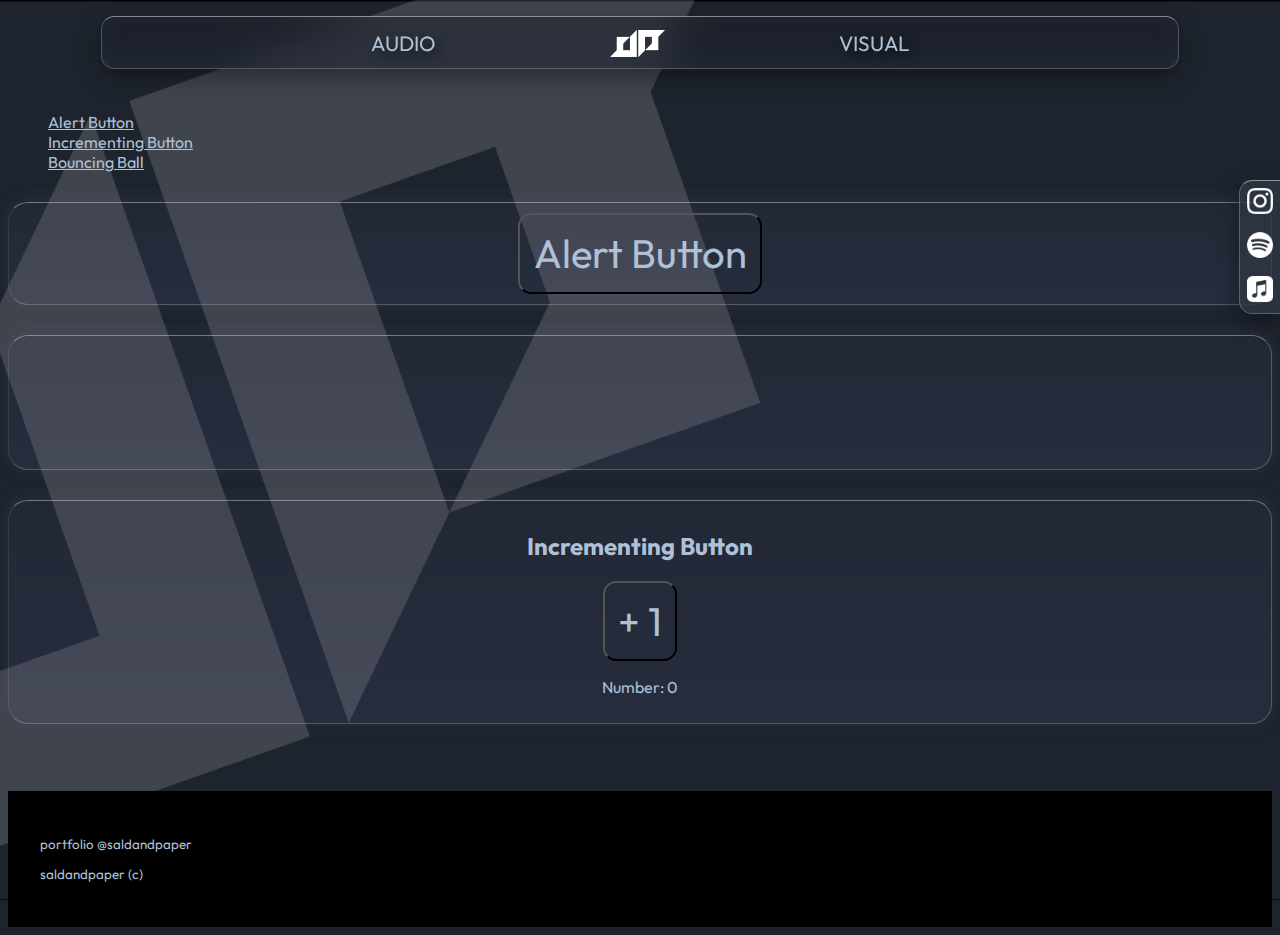
<file: jsLab.html>
<!DOCTYPE html>
<html lang="en">

<head>
    <title>JavaScript Lab</title>
    <meta charset="UTF-8">
    <meta name="viewport" content="width=device-width, initial-scale=1.0">

    <link href="./stylesLib/globalStyles.css" rel="stylesheet">
    <link href="./stylesLib/indexStyles.css" rel="stylesheet">
    <link href="./stylesLib/jsLab.css" rel="stylesheet">
    <script defer src="./scriptLib/globalScript.js"></script>
    <script defer src="./scriptLib/jsLab.js"></script>
    <link rel="shortcut icon" type="image/jpg" href="./imgLib/logo_black_solid.ico" />
</head>

<body>
    <!-- global elements: floating(topBar, links/socials) -->
    <label>
        <div class="topBar">
            <ul>
                <li class="topBarSpace"></li>
                <li><a href="./aural.html">AUDIO</a></li>
                <li class="topBarLogo">
                    <a href="./index.html"> 
                        <img id="headLogo" src="./imgLib/logo_white_solid.png">
                    </a>
                </li>
                <li><a href="./visual.html">VISUAL</a></li>
                <li class="topBarSpace"></li>
            </ul>
        </div>
        <!-- <input type="checkBox" id="mainBorgir" class="borgirShow" for > -->
        <nav class="links">
            <ul>
                <li><a target="_blank"
                        href="https://www.instagram.com/todwstam_create/?utm_source=ig_web_button_share_sheet&igshid=YzAwZjE1ZTI0Zg==">
                        <img src="./imgLib/icons/Instagram_icon.png" alt="instagram link"></a></li>
                <li><a><img src="./imgLib/icons/spotify.png" alt="spotify link"></a></li>
                <li><a><img src="./imgLib/icons/apple_music.png" alt="apple music link"></a></li>
            </ul>
        </nav>
    </label>
    <div class="topSpace" id="top"></div>
    <!-- <div class="borgirOverlay"></div> -->
    <nav id="navList">
        <ul>
            <li><a href="#top">Alert Button</a></li>
            <li><a href="#buttonInc">Incrementing Button</a></li>
            <li><a href="#bal">Bouncing Ball</a></li>
        </ul>
    </nav>
    <section id="mainContent">
        <ul id="mainContainer">
            <li><button id="btn-alert" onclick="buttonAlert()">Alert Button</button></li>
            <li class="space"></li>
            <li id="buttonInc">
                <h2>Incrementing Button</h2>
                <button id="btn-counter" onclick="addElem()">+ 1</button>
                <p>Number: <span id="counterText">0</span></p>
            </li>
            <ol id="numbers">
            </ol>
        </ul>
        </ul>
    </section>

    <footer>
        <p>portfolio @saldandpaper</p>
        <p>saldandpaper <span id="footerYear"></span> (c)</p>
    </footer>
</body>

</html>
</file>
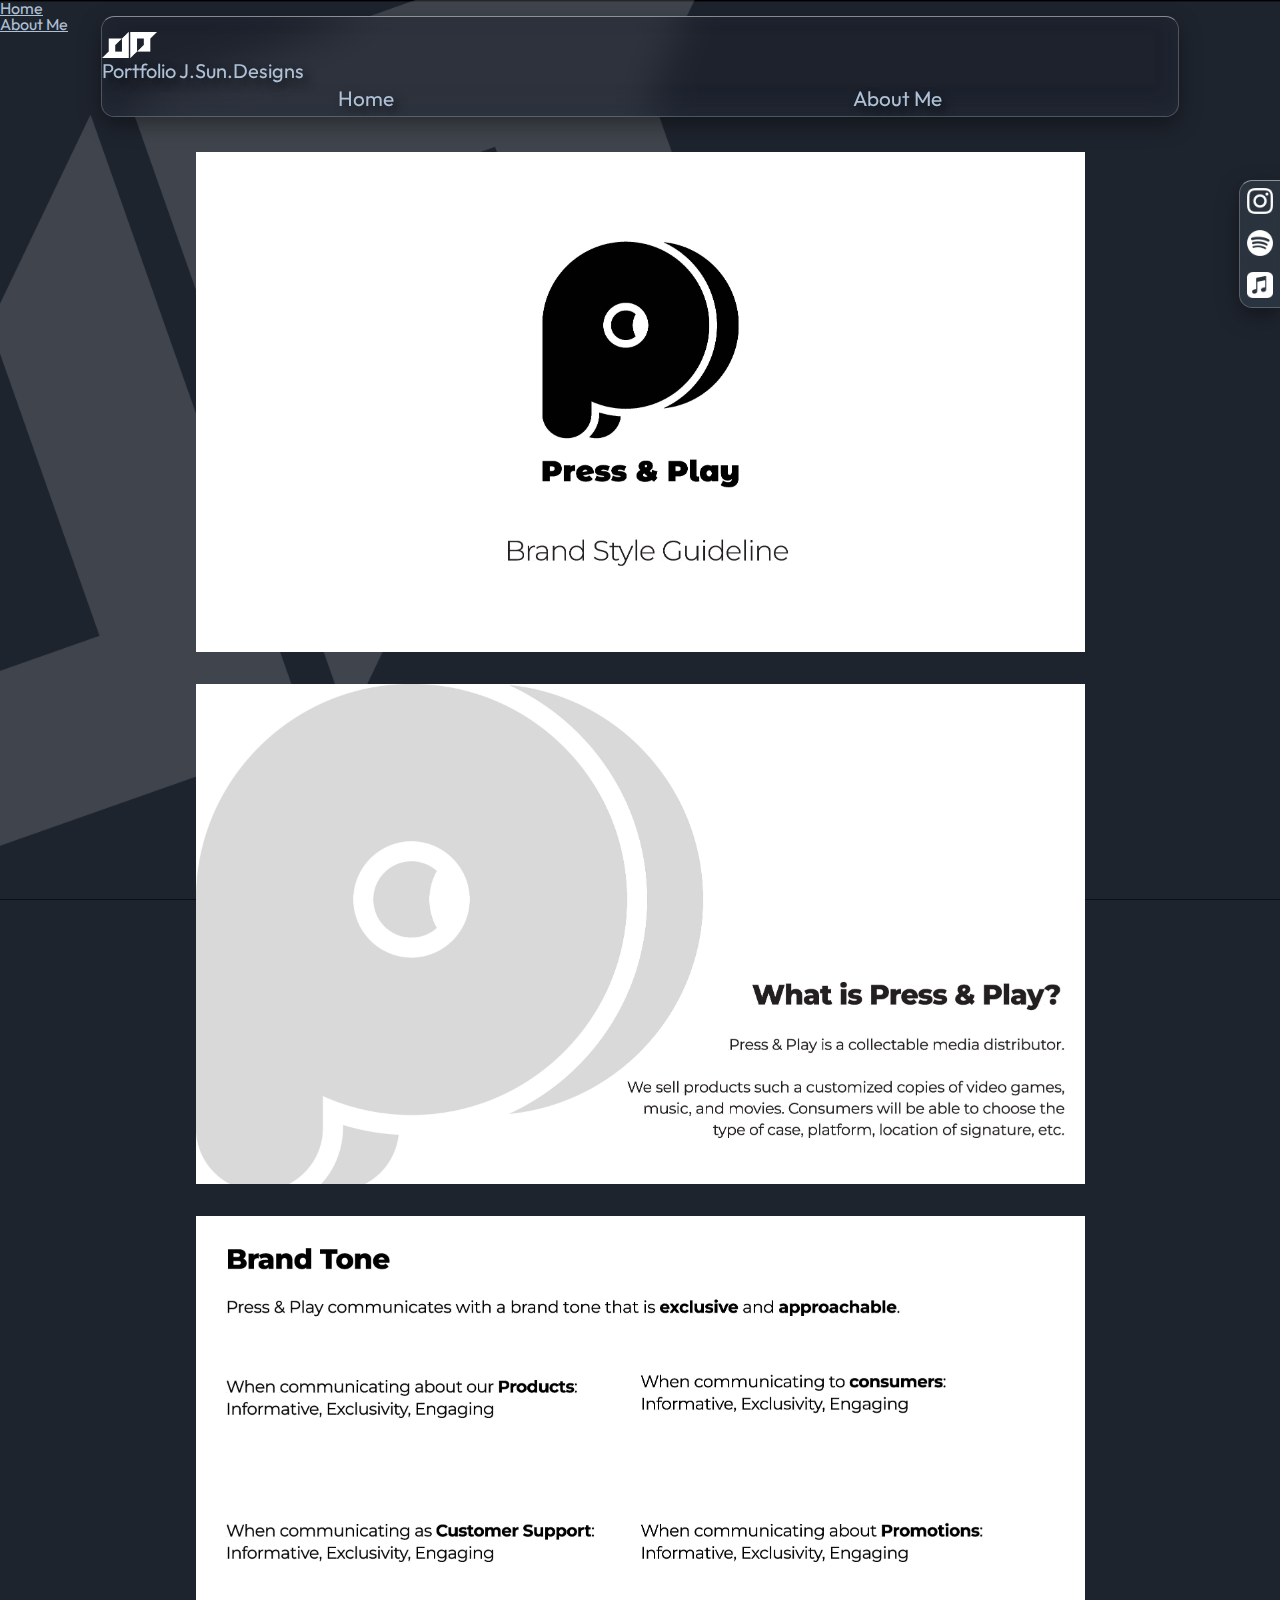
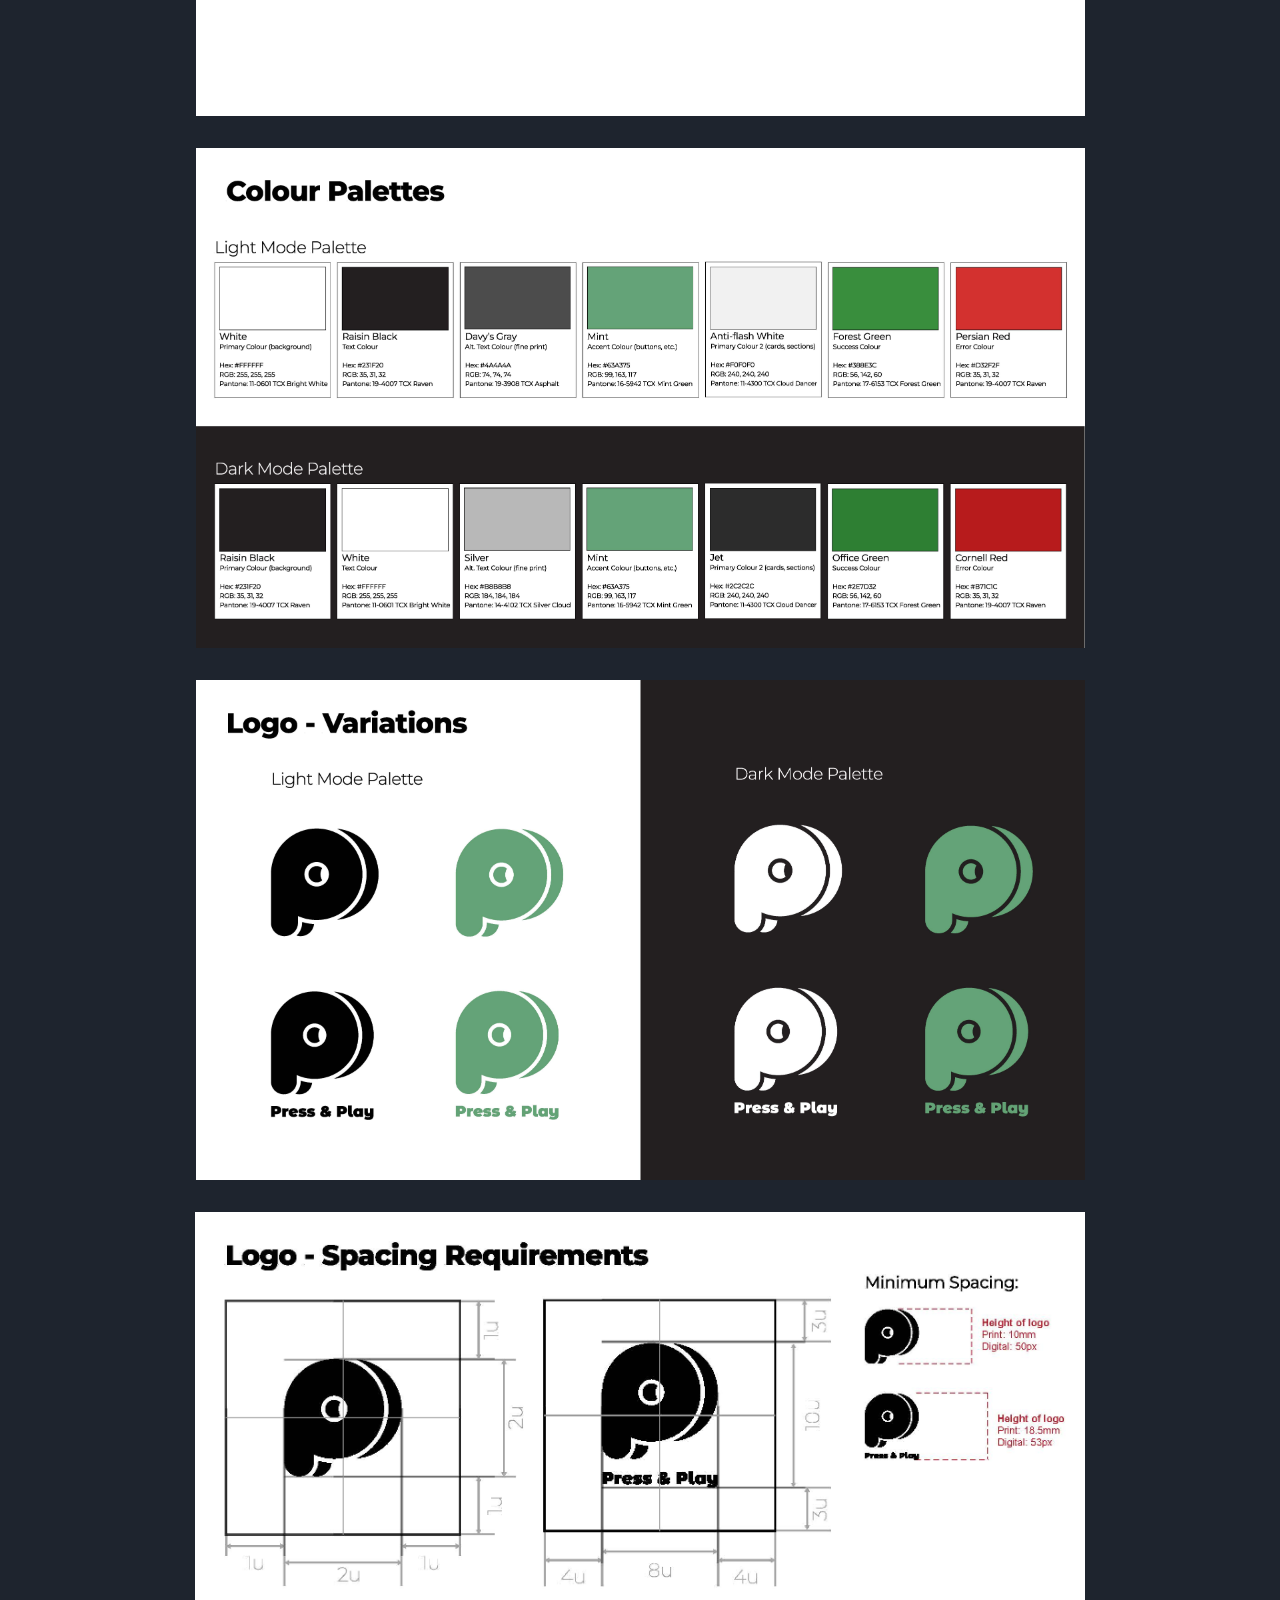
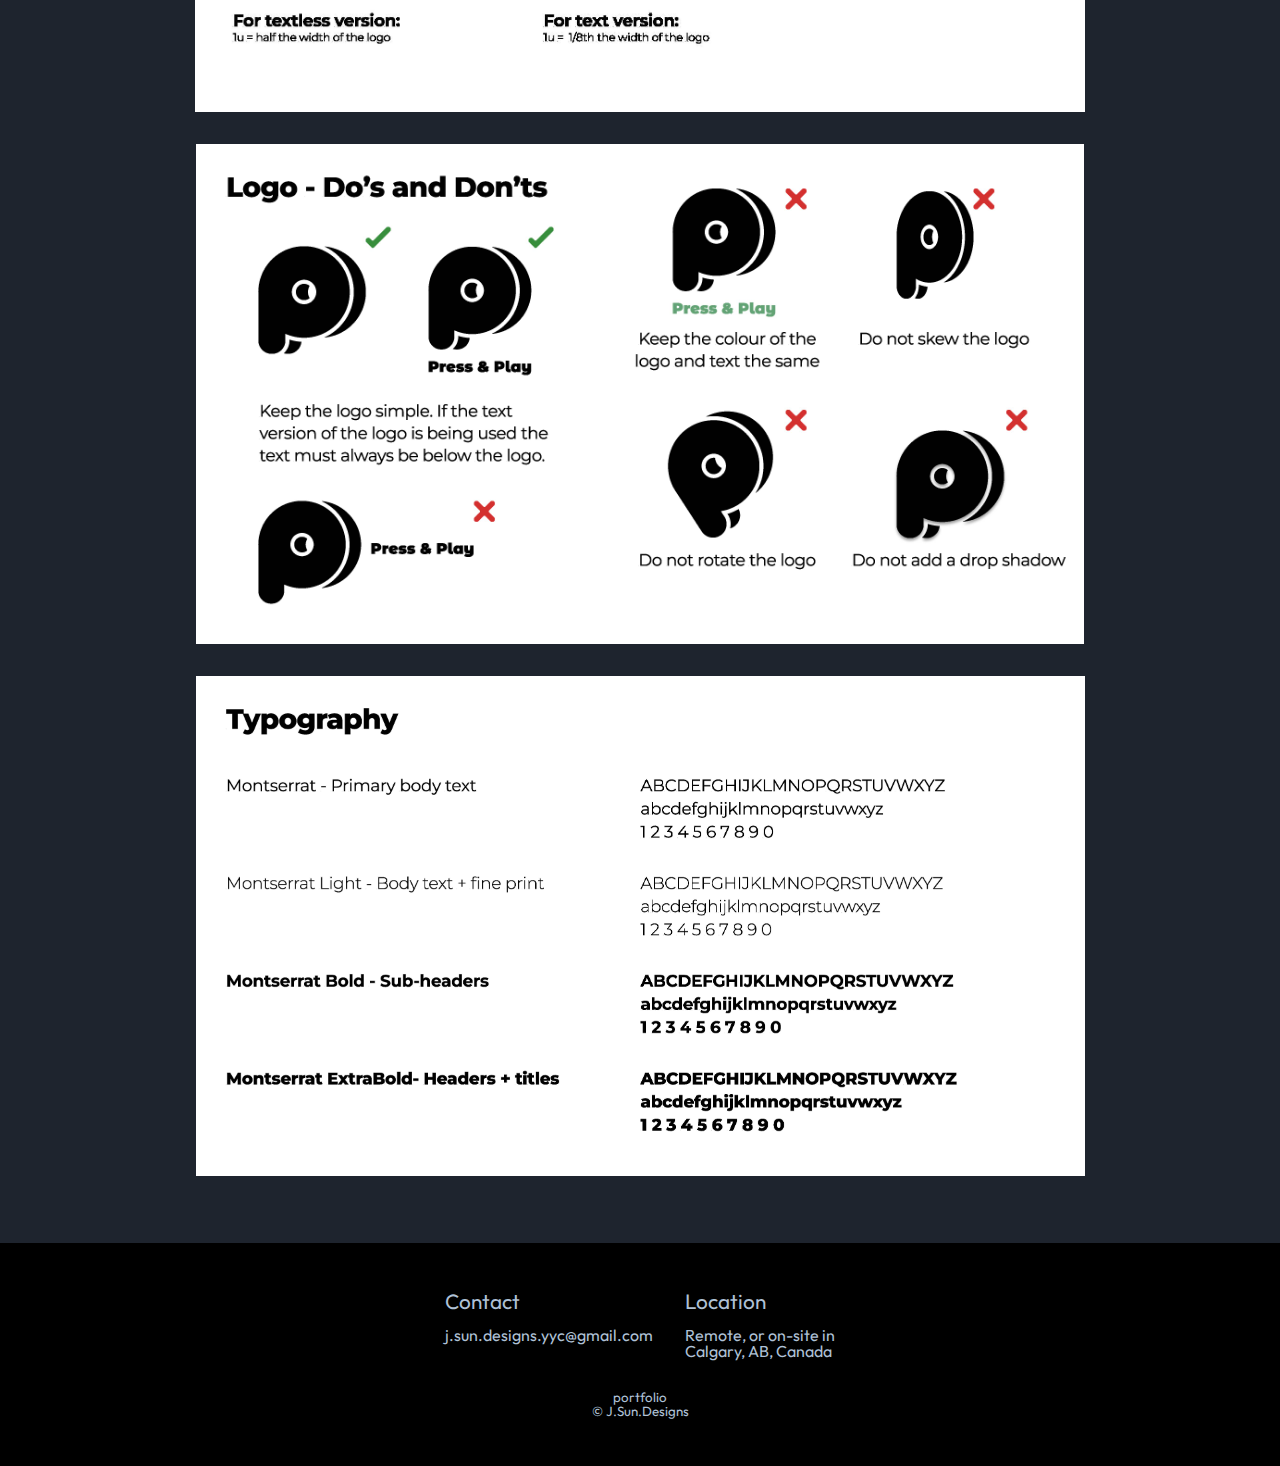
<file: press&play.html>
<!DOCTYPE html>
<html lang="en">

<head>
    <title>Press & Play Brand Guidelines</title>
    <meta charset="UTF-8">
    <meta name="viewport" content="width=device-width, initial-scale=1.0">
    <link href="./stylesLib/reset.css" rel="stylesheet">
    <link href="./stylesLib/globalStyles.css" rel="stylesheet">
    <link href="./stylesLib/indexStyles.css" rel="stylesheet">
    <link href="./stylesLib/crytpa-styles.css" rel="stylesheet">
    <script defer src="./scriptLib/globalScript.js"></script>
    <link rel="shortcut icon" type="image/jpg" href="./imgLib/logo_black_solid.ico" />
</head>

<body>
    <!-- global elements: floating(topBar, links/socials) -->
    <label>
        <div id="navbar"></div>
        <script>
            fetch("./elements/navbar.html")
                .then(response => response.text())
                .then(data => document.getElementById("navbar").innerHTML = data);
        </script>
        <div id="sidebar"></div>
        <script>
            fetch("./elements/sidebar.html")
                .then(response => response.text())
                .then(data => document.getElementById("sidebar").innerHTML = data);
        </script>
    </label>

    
    <div class="topSpace" id="top"></div>

    <section id="main"">
        <img src="./assets/projects/press&play/pages/press&play_Page_01.jpg">
        <img src="./assets/projects/press&play/pages/press&play_Page_02.jpg">
        <img src="./assets/projects/press&play/pages/press&play_Page_03.jpg">
        <img src="./assets/projects/press&play/pages/press&play_Page_04.jpg">
        <img src="./assets/projects/press&play/pages/press&play_Page_05.jpg">
        <img src="./assets/projects/press&play/pages/press&play_Page_06.jpg">
        <img src="./assets/projects/press&play/pages/press&play_Page_07.jpg">
        <img src="./assets/projects/press&play/pages/press&play_Page_08.jpg">
    </section>

</body>
<div id="footer"></div>
<script>
    fetch("./elements/footer.html")
        .then(response => response.text())
        .then(data => document.getElementById("footer").innerHTML = data);
</script>
</html>
</file>
<file: stylesLib/globalStyles.css>
/* global style sheet, used by multiple pages */

@import url('https://fonts.googleapis.com/css2?family=Afacad:ital,wght@0,400..700;1,400..700&display=swap');
@import url('https://fonts.googleapis.com/css2?family=Lexend:wght@100..900&display=swap');
@import url('https://fonts.googleapis.com/css2?family=Outfit:wght@100..900&display=swap');

/* animations, imports, and utilities */
@keyframes buttonAnimation {
	from {text-shadow: inherit;
		translate: 0em, 0em;}
	to {text-shadow: rgb(89, 200, 255) 1px 0 10px;
		translate: 0em -1pt;}
}


/* body styles */
body {
	background-color: #1e242e;
	background-image: url("../assets/bkgd-img.png");
	background-size: cover;
	background-position: center;
	background-repeat: no-repeat;
	background-attachment: fixed;

	/* background-color: #181818; */
	color: #AFC1D6;
	font-family: "outfit", sans-serif;
}

body a {
	color: #AFC1D6;
}
body ul{
	list-style: none;
}

/* head space */

.topSpace { 
	/* height: 50pt;  */
	height: 5.5rem;
} 

/* floating top bar */

.topBar {
	border-top: #ffffff77 solid 1px;
	border-left: #FFFFFF3a solid 1px;
	border-right: #FFFFFF3a solid 1px;
	border-bottom: #FFFFFF3a solid 1px;
	display: block;
	height: fit-content;
	width: 84vw;	
	min-width: 16rem;
	font-size: 15pt;
	position: fixed;
	margin: auto;
	top: 1rem;
	left: 0px;
	right: 0px;
/* neumorphic fx */
	box-shadow:  0px 8px 22px #00000060,
		   inset 0px -8px 22px #2b37455a;
	border-radius: 10pt;
	background-color: rgba(28, 31, 43, 0.5);
	backdrop-filter: blur(20px);
	text-shadow: 5px 5px 10px #00000090;
	z-index: 10;
}

.topBar ul {
	/* border: yellowgreen 2px solid; */
	display: flex;
	align-items: center;
	justify-content: center;
	list-style: none;
	padding: 0;
	margin: 5pt;
}

.topBar li {
	/* border: cyan 1px solid; */
	flex:auto;
	text-align: center;
}
.topBar a:hover{
	animation-name: buttonAnimation;
	animation-duration: 300ms;
	animation-fill-mode: forwards;
}
.topBar a {
	/* border: cyan 1px solid; */
	text-decoration: none;
	padding: none;
	margin: none;
	font-size: 1.3rem;
}
.topBarLogo {
	/* border: red 1px solid; */
	padding-top: 4px;
	flex: 1;
}

/* Dropdown container */
.dropdown {
	position: relative;
	display: inline-block;
}
/* Dropdown button */
.dropbtn {
	cursor: pointer;
	text-decoration: none;
	color: inherit;
}
/* Dropdown content (hidden by default) */
.dropdown-content {
	/* border-top: #ffffff77 solid 1px;
	border-left: #FFFFFF3a solid 1px;
	border-right: #FFFFFF3a solid 1px;
	border-bottom: #FFFFFF3a solid 1px;
	border-radius: 10px;
	z-index: 1;
	backdrop-filter: blur(10px); */
  }
/* Links inside the dropdown */
.dropdown-content a {
	color: #AFC1D6;
	padding: 12px 16px;
	text-decoration: none;
	display: block;
}
/* Show the dropdown menu on hover */
.dropdown:hover .dropdown-content {
	display: block;
}

#headLogo {
	/* height: 25pt; */
	height: 20pt;
	padding: none;
	margin: none;
	margin-top: 1%;
}

/* links and socials bar styles; defaults and for desktop */
.links img {
	height: 20pt;
}

.links {
	border-top: #FFFFFF7a solid 1px;
	border-left: #FFFFFF3a solid 1px;
	border-right: #FFFFFF3a hidden 1px;
	border-bottom: #FFFFFF3a solid 1px;
	border-radius: 10pt;
	border-bottom-right-radius: 0;
	border-top-right-radius: 0;
	display: block;
	position: fixed;
	padding: 0px;
	position: fixed;
	margin: auto;
	right: 0;
	top: 20vh;
	width: fit-content;
	background-color: rgba(49, 59, 68, 0.7);
	box-shadow:  0px 8px 22px #00000060,
		   inset 0px -8px 22px #2b37459f;
	backdrop-filter: blur(20);
}
.links ul {
	/* border: red 1pt solid; */
	display: flex;
	flex-direction: column;
	padding: 0px; 
	margin: 0px;

}
.links li {
	/* border: rgb(255, 0, 0) 1px solid; */
	border-radius: 10pt;
	margin: 0px;
	padding: 5pt;
}
.links li:hover {
	animation-name: buttonAnimation;
	animation-duration: 300ms;
	animation-fill-mode: forwards;
}


#main {
	/* border: 1px red solid; */
	width: 84dvw;
	margin: 2rem auto 2rem auto;
	min-height: 75dvh;
	padding: 0px;
}


footer {
	/* border: blue 1px solid; */
    font-size: 10pt;
    font-style: italic;
    margin-top: 50pt;
    padding-top: 20pt;
	padding-bottom: 20pt;
	background-color: hsl(0, 0%, 0%);
	font-style: normal;
	display: block;
	padding: 2rem;
}

#footer-info {
	/* border: 1px red solid; */
	display: flex;
	flex-direction: row;
	justify-content: center;
}

.footer-section {
	/* border: 1px solid lime; */
	display: flex;
	flex-direction: column;
	text-align: left;
	padding: 1rem;
}

.footer-title {
	font-size: 1.3rem;
	padding-bottom: 1rem;
}

.footer-content {
	font-size: 1rem;
}

#footer-note {
	/* border: 1px solid yellow; */
	text-align: center;
	padding: 1rem;
}
</file>
<file: stylesLib/indexStyles.css>
.projects-container {
    border: 1px red solid;
    width: 80dvw;
}
</file>
<file: stylesLib/about-styles.css>
main {
    /* border: solid red 1px; */
    display: flex;
    flex-direction: row;
    gap: 20px;
}

.content-left {
    /* border: 1px solid red; */
    /* margin: 2rem; */
    width: 50%;
    justify-content: right;
    align-items: center;
    text-align: right;
    margin-top: auto;
    margin-bottom: auto;
}

.content-right {
    width: 50%;
    align-items: center;
    margin-top: auto;
    margin-bottom: auto;
}

#about-title {
    font-size: 2rem;
    margin-top: 2rem;
    margin-bottom: 2rem;
}

#about-body {
    font-size: 1rem;

    & p {
        margin-top: 1rem;
        line-height: 1.5;
    }
}

@media screen and (max-width: 768px) {
    main {
        display: flex;
        flex-direction: column;
        gap: 20px;
    }

    .content-left {
        /* border: red 1px solid; */
        width: 100%;
        text-align: left;
        height: fit-content;
    }

    .content-right {
        /* border: lime 1px solid; */
        width: 100%;
        height: fit-content;
    }
}
</file>
<file: stylesLib/crytpa-styles.css>
#main img {
    display: block;
    margin: 2rem auto auto auto;
    height: 500px; 
}

@media screen and (max-width: 768px) {
    #main img {
        width: 95vw; 
        max-width: 100%;
        height: auto;
    }
}
</file>
<file: stylesLib/jsLab.css>
#mainContent {
    display: block;
}

#mainContainer {
    /* border: red 1px solid; */
    text-align: center;
    display: block;
    padding: 0px;
    width: f0
}
#mainContainer li {
    margin-top: 30px;
    margin-bottom: 30px;
    list-style: none;
    padding: 10px;
    border-top: #FFFFFF5a solid 1px;
	border-left: #FFFFFF1a solid 1px;
	border-right: #FFFFFF3a solid 1px;
	border-bottom: #FFFFFF3a solid 1px;
    border-radius: 15pt;
    background: linear-gradient(180deg, #4d4f7a1a, #787cbf1a);
    box-shadow:  0px 5px 15px #4d4f7a1a,
                0px -5px 15px #787cbf1a;
}
#mainContainer .space {
    padding: 50pt;
    margin: 0px;
}

#btn-alert, #btn-counter{
    /* border: red 1px solid; */
    display: block;
    background-color: #00000000;
    color: inherit;
    border-radius: 10pt;
    font-family: inherit;
    font-size: 30pt;
    padding: 10pt;
    margin: auto;
    left: 50%;
    right: 50%;
}

ol {
    color: lime;
}
</file>
